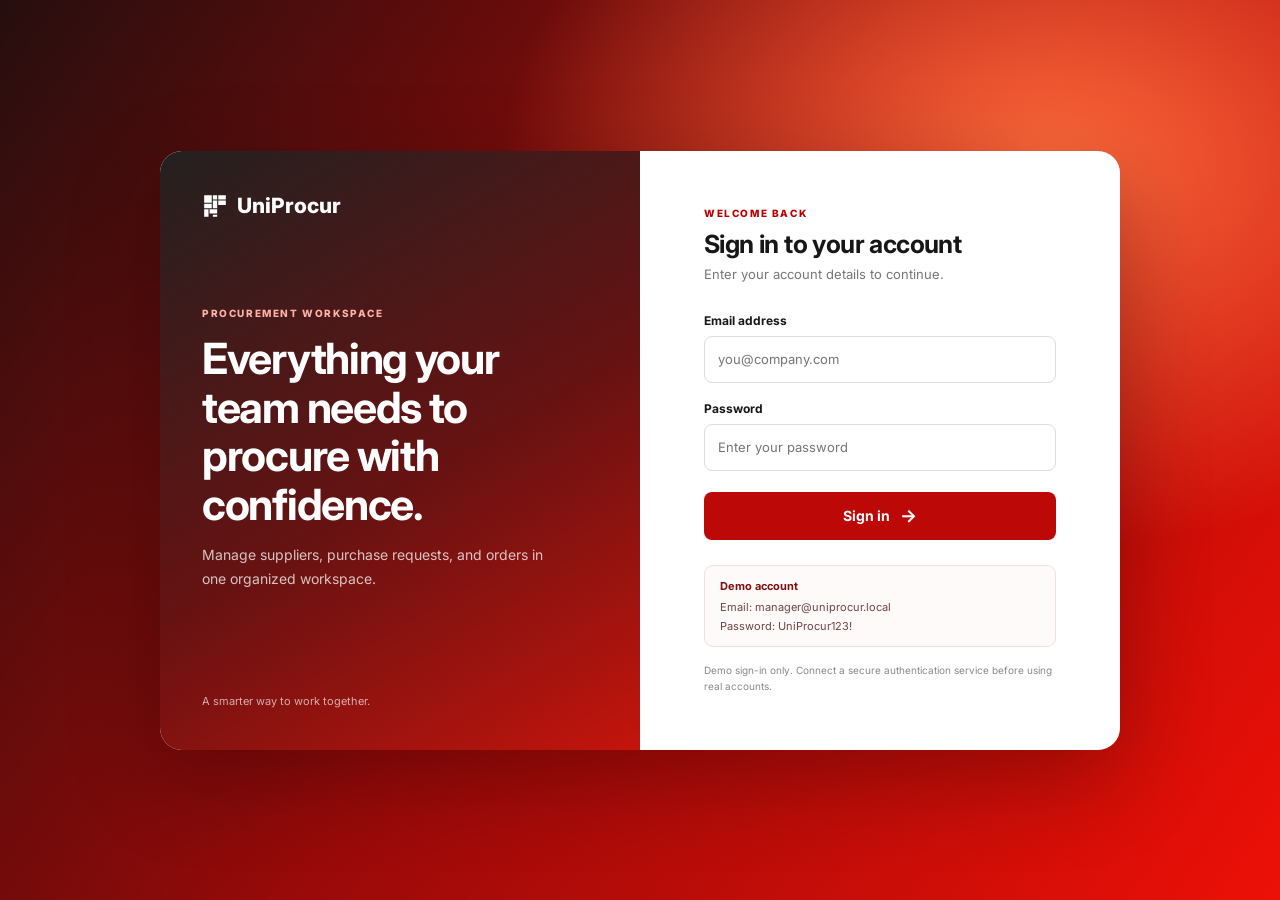
<file: Web-Based-ERP-System-main/index.html>
<!DOCTYPE html>
<html lang="en">
<head>
  <meta charset="UTF-8" />
  <meta name="viewport" content="width=device-width, initial-scale=1.0" />
  <title>UniProcur — Manager Dashboard</title>
  <link rel="preconnect" href="https://fonts.googleapis.com">
  <link rel="preconnect" href="https://fonts.gstatic.com" crossorigin>
  <link href="https://fonts.googleapis.com/css2?family=Geist:wght@400;500;600;700&family=Inter:wght@400;500;600;700;800&display=swap" rel="stylesheet">
  <link rel="stylesheet" href="style.css" />
</head>
<body>
  <svg class="icon-library" aria-hidden="true" xmlns="http://www.w3.org/2000/svg">
    <symbol id="icon-brand" viewBox="0 0 24 24">
      <path fill="currentColor" d="M2 2h7v7H2zM10 2h4v4h-4zM15 2h7v4h-7zM10 7h4v7h-4zM15 7h7v4h-7zM2 10h7v4H2zM2 15h4v7H2zM7 15h7v4H7zM10 20h4v2h-4z"/>
    </symbol>
    <symbol id="icon-dashboard" viewBox="0 0 24 24">
      <rect x="3" y="3" width="8" height="8" rx="1"/><rect x="13" y="3" width="8" height="8" rx="1"/>
      <rect x="3" y="13" width="8" height="8" rx="1"/><rect x="13" y="13" width="8" height="8" rx="1"/>
    </symbol>
    <symbol id="icon-suppliers" viewBox="0 0 24 24">
      <circle cx="9" cy="8" r="3"/><path d="M3 20v-1a6 6 0 0 1 12 0v1z"/>
      <circle cx="17" cy="9" r="2.3"/><path d="M17 14a4.5 4.5 0 0 1 4 4.5V20h-3"/>
    </symbol>
    <symbol id="icon-request" viewBox="0 0 24 24">
      <path d="M6 3h8l5 5v13H6z"/><path d="M14 3v5h5M12 11v7M8.5 14.5h7"/>
    </symbol>
    <symbol id="icon-cart" viewBox="0 0 24 24">
      <path d="M3 4h2l2.2 11.2a2 2 0 0 0 2 1.6h8.5a2 2 0 0 0 1.9-1.5L21 8H6"/>
      <path d="M9 12h10M10 20h.01M18 20h.01"/>
    </symbol>
    <symbol id="icon-container" viewBox="0 0 24 24">
      <path d="m3 7 9-4 9 4v10l-9 4-9-4zM3 7l9 4 9-4M12 11v10"/>
    </symbol>
    <symbol id="icon-reports" viewBox="0 0 24 24">
      <rect x="5" y="3" width="14" height="18" rx="1.5"/><path d="M9 3V2h6v1M9 8h6M9 12h6M9 16h3"/>
    </symbol>
    <symbol id="icon-audit" viewBox="0 0 24 24">
      <path d="M4 20V5M4 20h17"/><path d="m7 15 4-5 3 2 5-7"/><path d="M16 5h3v3"/>
    </symbol>
    <symbol id="icon-support" viewBox="0 0 24 24">
      <circle cx="12" cy="12" r="9"/><path d="M9.7 9a2.4 2.4 0 1 1 4.2 1.6c-1.1 1-1.9 1.3-1.9 2.9M12 17.5h.01"/>
    </symbol>
    <symbol id="icon-settings" viewBox="0 0 24 24">
      <path d="m10 2-.5 2.2a8 8 0 0 0-1.7 1L5.7 4.5 3.5 8l1.7 1.5a8 8 0 0 0 0 2L3.5 13l2.2 3.5 2.1-.7a8 8 0 0 0 1.7 1L10 19h4l.5-2.2a8 8 0 0 0 1.7-1l2.1.7 2.2-3.5-1.7-1.5a8 8 0 0 0 0-2L20.5 8l-2.2-3.5-2.1.7a8 8 0 0 0-1.7-1L14 2z"/>
      <circle cx="12" cy="10.5" r="3"/>
    </symbol>
    <symbol id="icon-bell" viewBox="0 0 24 24">
      <path d="M18 9a6 6 0 0 0-12 0c0 7-3 7-3 9h18c0-2-3-2-3-9M10 21h4"/>
    </symbol>
    <symbol id="icon-exit" viewBox="0 0 24 24">
      <path d="M14 4h5a2 2 0 0 1 2 2v12a2 2 0 0 1-2 2h-5M10 8l4 4-4 4M14 12H3"/>
    </symbol>
  </svg>
  <section class="login-page" id="loginPage" aria-labelledby="loginTitle" hidden>
    <div class="login-card">
      <div class="login-intro">
        <a class="login-brand" href="#" aria-label="UniProcur home">
          <svg class="brand-mark" aria-hidden="true"><use href="#icon-brand"></use></svg>
          <span>UniProcur</span>
        </a>
        <div class="login-intro-copy">
          <span class="login-kicker">PROCUREMENT WORKSPACE</span>
          <h1>Everything your team needs to procure with confidence.</h1>
          <p>Manage suppliers, purchase requests, and orders in one organized workspace.</p>
        </div>
        <span class="login-intro-footer">A smarter way to work together.</span>
      </div>
      <div class="login-form-panel">
        <div class="login-form-heading">
          <span class="login-kicker">WELCOME BACK</span>
          <h2 id="loginTitle">Sign in to your account</h2>
          <p>Enter your account details to continue.</p>
        </div>
        <form class="login-form" id="loginForm">
          <label class="login-field" for="loginEmail">Email address
            <input id="loginEmail" name="email" type="email" autocomplete="username" required placeholder="you@company.com">
          </label>
          <label class="login-field" for="loginPassword">Password
            <input id="loginPassword" name="password" type="password" autocomplete="current-password" required placeholder="Enter your password">
          </label>
          <p class="login-error" id="loginError" role="alert" hidden></p>
          <button class="login-submit" type="submit">Sign in <span aria-hidden="true">→</span></button>
        </form>
        <div class="demo-access">
          <strong>Demo account</strong>
          <span>Email: manager@uniprocur.local</span>
          <span>Password: UniProcur123!</span>
        </div>
        <p class="login-security-note">Demo sign-in only. Connect a secure authentication service before using real accounts.</p>
      </div>
    </div>
  </section>
  <aside class="sidebar" id="sidebar">
    <a class="brand" href="#" aria-label="UniProcur home">
      <svg class="brand-mark" aria-hidden="true"><use href="#icon-brand"></use></svg><span>UniProcur</span>
    </a>
    <div class="menu-label">Workspace</div>
    <nav class="nav-list" aria-label="Workspace navigation">
      <button class="nav-item active" data-page="Dashboard"><svg class="nav-icon" aria-hidden="true"><use href="#icon-dashboard"></use></svg>Dashboard</button>
      <button class="nav-item" data-page="Suppliers"><svg class="nav-icon" aria-hidden="true"><use href="#icon-suppliers"></use></svg>Suppliers</button>
      <button class="nav-item" data-page="Purchase Request"><svg class="nav-icon" aria-hidden="true"><use href="#icon-request"></use></svg>Purchase Request</button>
      <button class="nav-item" data-page="Purchase Order"><svg class="nav-icon" aria-hidden="true"><use href="#icon-cart"></use></svg>Purchase Order</button>
      <button class="nav-item" data-page="Containers"><svg class="nav-icon" aria-hidden="true"><use href="#icon-container"></use></svg>Containers</button>
      <button class="nav-item" data-page="Reports"><svg class="nav-icon" aria-hidden="true"><use href="#icon-reports"></use></svg>Reports</button>
      <button class="nav-item" data-page="Audit Trail"><svg class="nav-icon" aria-hidden="true"><use href="#icon-audit"></use></svg>Audit Trail</button>
    </nav>
    <div class="nav-divider" aria-hidden="true"></div>
    <div class="sidebar-bottom">
      <button class="nav-item" data-page="Support"><svg class="nav-icon" aria-hidden="true"><use href="#icon-support"></use></svg>Support</button>
      <button class="nav-item" data-page="Settings"><svg class="nav-icon" aria-hidden="true"><use href="#icon-settings"></use></svg>Settings</button>
      <div class="profile-mini">
        <div class="avatar" aria-hidden="true">MS</div>
        <div><b>MJ Segovia</b><small>manager@uniprocur.local</small></div>
        <button class="profile-exit-button" type="button" data-logout aria-label="Sign out"><svg class="profile-exit" aria-hidden="true"><use href="#icon-exit"></use></svg></button>
      </div>
    </div>
  </aside>

  <main class="main dashboard-main">
    <header class="topbar">
      <button class="mobile-menu" id="mobileMenu" aria-label="Toggle menu">☰</button>
      <div class="workspace-mark" aria-hidden="true"><svg><use href="#icon-brand"></use></svg></div>
      <div class="page-heading"><small>UniProcur Workspace</small><h1 id="pageTitle">Welcome!</h1></div>
      <div class="top-actions">
        <button class="notification-button" id="notifications" aria-label="Notifications"><svg aria-hidden="true"><use href="#icon-bell"></use></svg></button>
        <div class="user-profile"><div><b>MJ Segovia</b><small>manager@uniprocur.local</small></div><div class="avatar user-avatar" aria-hidden="true"></div></div>
      </div>
    </header>

    <section class="dashboard" id="dashboardPage" aria-label="Manager dashboard">
      <div class="stats-grid">
        <article class="stat-card featured"><span>Total Suppliers</span><strong id="supplierCount">6</strong><small>Registered suppliers</small></article>
        <article class="stat-card"><span>Requests This Month</span><strong>11</strong><small>Submitted this month</small></article>
        <article class="stat-card"><span>Purchase Requests</span><strong>6</strong><small>Awaiting manager review</small></article>
        <article class="stat-card"><span>Purchase Orders</span><strong>2</strong><small>Orders under processing</small></article>
      </div>

      <section class="panel spending-panel">
        <div class="panel-title">
          <div><h2>Monthly Procurement Spending</h2><div class="spending-total">₱450,000 <span>+12%</span></div></div>
        </div>
        <div class="chart">
          <div class="y-labels" aria-hidden="true"><span>100K</span><span>80K</span><span>60K</span><span>40K</span><span>20K</span></div>
          <div class="chart-content">
            <svg class="spending-chart" viewBox="0 0 900 190" preserveAspectRatio="none" role="img" aria-label="Monthly spending from January to December">
              <defs>
                <linearGradient id="areaFill" x1="0" x2="0" y1="0" y2="1">
                  <stop offset="0%" stop-color="#f00000" stop-opacity=".85"/>
                  <stop offset="100%" stop-color="#f00000" stop-opacity=".22"/>
                </linearGradient>
              </defs>
              <path class="grid-line" d="M0 10H900 M0 50H900 M0 90H900 M0 130H900 M0 170H900"/>
              <path class="area" d="M0 126 C28 137 42 165 73 145 S119 60 162 78 S242 115 289 133 S344 131 385 112 S445 126 486 153 S553 119 594 65 S668 63 714 78 S785 127 823 113 S872 91 900 102 L900 170 L0 170 Z"/>
              <path class="area-line" d="M0 126 C28 137 42 165 73 145 S119 60 162 78 S242 115 289 133 S344 131 385 112 S445 126 486 153 S553 119 594 65 S668 63 714 78 S785 127 823 113 S872 91 900 102"/>
            </svg>
            <div class="month-labels" aria-hidden="true"><span>Jan</span><span>Feb</span><span>Mar</span><span>Apr</span><span>May</span><span>Jun</span><span>Jul</span><span>Aug</span><span>Sep</span><span>Oct</span><span>Nov</span><span>Dec</span></div>
          </div>
        </div>
      </section>

      <section class="recent-panel">
        <div class="recent-heading"><h2>Recent Purchase Requests</h2><button class="text-link" data-page-link="Purchase Request">View All →</button></div>
        <div class="table-wrap">
          <table>
            <thead><tr><th>Request</th><th>Department</th><th>Date</th><th>Amount</th><th>Status</th></tr></thead>
            <tbody>
              <tr><td>PR-2025-064</td><td>Operations</td><td>Oct 31, 2025</td><td>₱45,000.00</td><td><span class="status pending">Pending</span></td></tr>
              <tr><td>PR-2025-063</td><td>Finance</td><td>Oct 31, 2025</td><td>₱28,500.00</td><td><span class="status pending">Pending</span></td></tr>
              <tr><td>PR-2025-062</td><td>IT</td><td>Oct 30, 2025</td><td>₱75,000.00</td><td><span class="status approved">Approved</span></td></tr>
            </tbody>
          </table>
        </div>
      </section>

      <section class="recent-panel purchase-order-panel">
        <div class="recent-heading"><h2>Recent Purchase Order</h2><button class="text-link" data-page-link="Purchase Order">View All →</button></div>
        <div class="purchase-order-list">
          <article class="order-card">
            <div class="order-card-heading">
              <div><strong>PO-2026-04</strong><h3>SYNTHIDE TEXTILE CORP.</h3></div>
              <span class="order-status">Pending</span>
            </div>
            <div class="order-details">
              <div><span>Order Date</span><strong>Oct 05, 2026</strong></div>
              <div><span>Total Amount</span><strong>₱95,600.00</strong></div>
              <div><span>Expected Delivery</span><strong>Oct 23, 2026</strong></div>
              <button type="button" class="order-review" data-page-link="Purchase Order">Review</button>
            </div>
          </article>
          <article class="order-card">
            <div class="order-card-heading">
              <div><strong>PO-2026-04</strong><h3>SYNTHIDE TEXTILE CORP.</h3></div>
              <span class="order-status">Pending</span>
            </div>
            <div class="order-details">
              <div><span>Order Date</span><strong>Oct 05, 2026</strong></div>
              <div><span>Total Amount</span><strong>₱95,600.00</strong></div>
              <div><span>Expected Delivery</span><strong>Oct 23, 2026</strong></div>
              <button type="button" class="order-review" data-page-link="Purchase Order">Review</button>
            </div>
          </article>
        </div>
      </section>

      <div class="dashboard-bottom">
        <section class="supplier-performance-panel">
          <div class="dashboard-section-heading">
            <h2>Supplier Performance</h2>
            <button type="button" class="dashboard-link" data-page-link="Suppliers">View Details →</button>
          </div>
          <div class="performance-table-wrap">
            <table class="performance-table">
              <thead><tr><th>Supplier</th><th>Total Products</th><th>On-Time Delivery</th><th>Status</th></tr></thead>
              <tbody>
                <tr><td>Marikina Hide and Leather Co.</td><td>16</td><td>98%</td><td><span class="performance-status">Excellent</span></td></tr>
                <tr><td>Cordillera Leather Works</td><td>16</td><td>94%</td><td><span class="performance-status">Excellent</span></td></tr>
                <tr><td>SynthHide Textile Corp.</td><td>16</td><td>96%</td><td><span class="performance-status">Excellent</span></td></tr>
                <tr><td>SoleTech Rubber Manufacturing</td><td>16</td><td>96%</td><td><span class="performance-status">Excellent</span></td></tr>
                <tr><td>MetalCraft Shoe Hardware</td><td>16</td><td>88%</td><td><span class="performance-status">Good</span></td></tr>
                <tr><td>EcoBox Packaging Solutions</td><td>16</td><td>88%</td><td><span class="performance-status">Good</span></td></tr>
              </tbody>
            </table>
          </div>
        </section>
        <section class="quick-actions-panel" aria-label="Quick actions">
          <button type="button" class="quick-action" data-page-link="Purchase Request">
            <span class="quick-action-icon"><svg class="nav-icon" aria-hidden="true"><use href="#icon-request"></use></svg></span>
            <span><strong>Approve Purchase Request</strong><small>Review and approve or reject submitted requests</small></span>
            <span class="quick-action-arrow" aria-hidden="true">›</span>
          </button>
          <button type="button" class="quick-action" data-page-link="Suppliers">
            <span class="quick-action-icon"><svg class="nav-icon" aria-hidden="true"><use href="#icon-suppliers"></use></svg></span>
            <span><strong>Manage Suppliers</strong><small>Review supplier profiles and performance</small></span>
            <span class="quick-action-arrow" aria-hidden="true">›</span>
          </button>
          <button type="button" class="quick-action" data-page-link="Purchase Order">
            <span class="quick-action-icon"><svg class="nav-icon" aria-hidden="true"><use href="#icon-cart"></use></svg></span>
            <span><strong>Track Purchase Orders</strong><small>Review and process purchase order approvals</small></span>
            <span class="quick-action-arrow" aria-hidden="true">›</span>
          </button>
          <button type="button" class="quick-action" data-page-link="Reports">
            <span class="quick-action-icon"><svg class="nav-icon" aria-hidden="true"><use href="#icon-reports"></use></svg></span>
            <span><strong>View Reports</strong><small>Monitor procurement activities and spending</small></span>
            <span class="quick-action-arrow" aria-hidden="true">›</span>
          </button>
        </section>
      </div>
    </section>

    <section class="module-workspace" id="modulePage" hidden aria-label="Module workspace">
      <iframe class="module-frame" id="moduleFrame" title="Module workspace" src="about:blank"></iframe>
    </section>
  </main>
  <script src="app.js"></script>
</body>
</html>
</file>
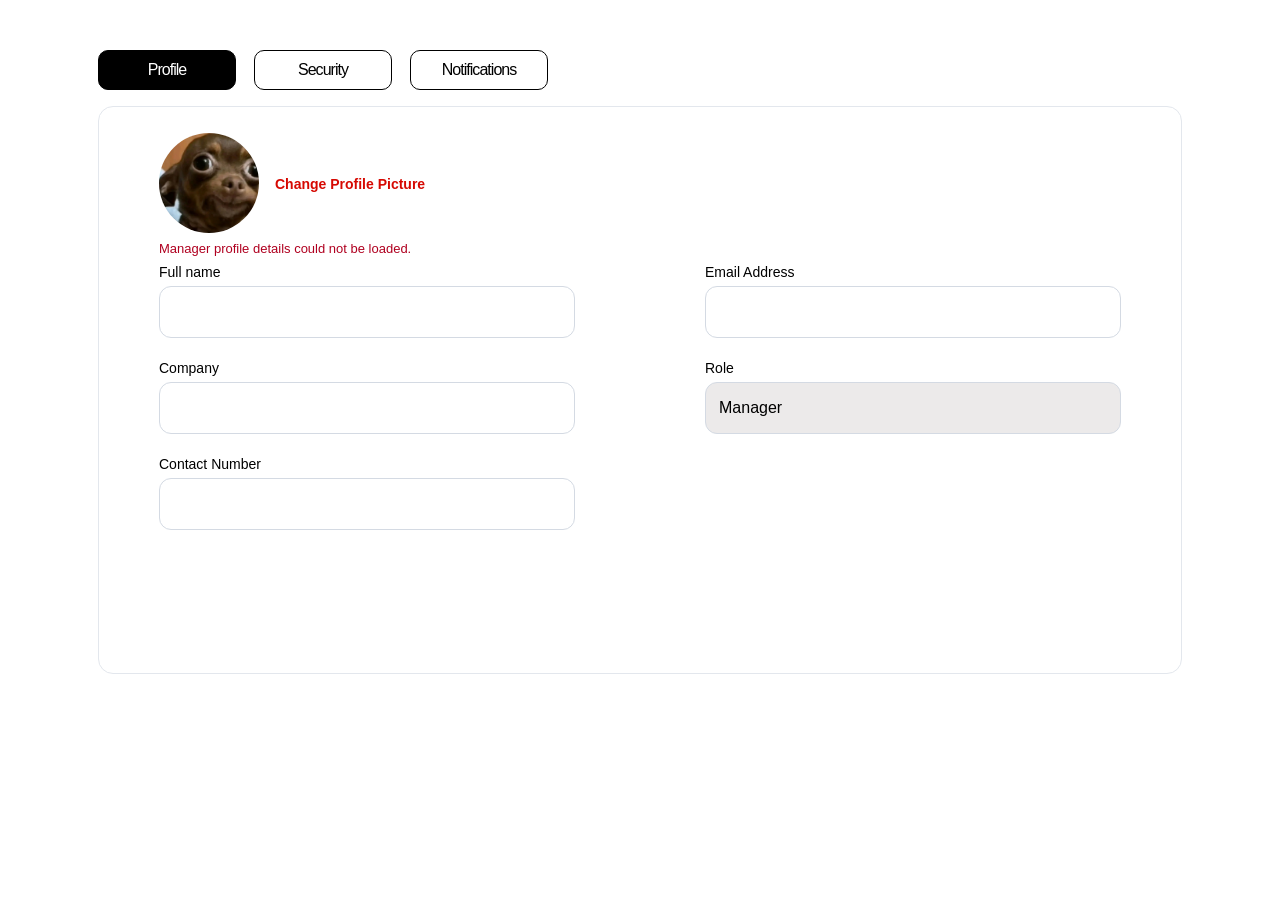
<file: Web-Based-ERP-System-main/modules/settings.html>
<!DOCTYPE html>
<html lang="en">
<head>
  <meta charset="UTF-8" />
  <meta name="viewport" content="width=device-width, initial-scale=1.0" />
  <title>Settings — UniProcur</title>
  <link rel="stylesheet" href="../style.css" />
  <link rel="stylesheet" href="settings.css" />
  <script src="settings.js" defer></script>
</head>
<body>
  <main class="settings-page">
    <img class="settings-page-background" src="assets/settings-background.png" alt="" aria-hidden="true" />
    <div class="settings-content">
      <h1 class="settings-title">Settings</h1>

      <div class="settings-tabs" role="tablist" aria-label="Settings sections">
        <button class="settings-tab is-active" id="settings-tab-profile" type="button" role="tab" aria-selected="true" aria-controls="settings-panel-profile" tabindex="0" data-settings-tab="profile">Profile</button>
        <button class="settings-tab" id="settings-tab-security" type="button" role="tab" aria-selected="false" aria-controls="settings-panel-security" tabindex="-1" data-settings-tab="security">Security</button>
        <button class="settings-tab" id="settings-tab-notifications" type="button" role="tab" aria-selected="false" aria-controls="settings-panel-notifications" tabindex="-1" data-settings-tab="notifications">Notifications</button>
      </div>

      <section class="settings-panel settings-profile-panel" id="settings-panel-profile" role="tabpanel" aria-labelledby="settings-tab-profile" data-settings-panel="profile">
        <div class="settings-profile-header">
          <img class="settings-profile-photo" src="assets/settings-profile.png" alt="" />
          <div class="settings-profile-summary">
            <h2 data-profile-name></h2>
            <p data-profile-email></p>
            <span class="settings-photo-action">Change Profile Picture</span>
          </div>
        </div>
        <p class="settings-profile-status" role="alert" hidden></p>

        <div class="settings-profile-fields">
          <label class="settings-field">
            <span>Full name</span>
            <input type="text" readonly data-profile-name-input />
          </label>
          <label class="settings-field">
            <span>Email Address</span>
            <input type="email" readonly data-profile-email-input />
          </label>
          <label class="settings-field">
            <span>Company</span>
            <input type="text" readonly />
          </label>
          <label class="settings-field">
            <span>Role</span>
            <input class="settings-role-field" type="text" value="Manager" readonly />
          </label>
          <label class="settings-field">
            <span>Contact Number</span>
            <input type="tel" readonly />
          </label>
        </div>
      </section>

      <section class="settings-panel settings-security-panel" id="settings-panel-security" role="tabpanel" aria-labelledby="settings-tab-security" data-settings-panel="security" hidden>
        <h2 class="settings-section-title">Need Security Help?</h2>
        <p class="settings-section-description">Your account security (Passwords, 2FA, Active Sessions) is managed by the HR Department.</p>
        <div class="settings-security-cards">
          <article class="settings-security-card">
            <h3>Email HR Support</h3>
            <p>Contact details are not configured.</p>
          </article>
          <article class="settings-security-card">
            <h3>Call IT Expert</h3>
            <p>Contact details are not configured.</p>
          </article>
        </div>
        <p class="settings-security-action">Report Lost Device / Suspicious Login</p>
      </section>

      <section class="settings-panel settings-notifications-panel" id="settings-panel-notifications" role="tabpanel" aria-labelledby="settings-tab-notifications" data-settings-panel="notifications" hidden>
        <h2 class="settings-section-title">Notification</h2>
        <p class="settings-section-description">Choose which email alerts you want to receive.</p>
        <div class="settings-notification-columns">
          <div class="settings-notification-column">
            <section class="settings-notification-group" aria-labelledby="settings-notification-purchase-request">
              <h3 id="settings-notification-purchase-request">Purchase Request</h3>
              <div class="settings-notification-item">
                <article class="settings-notification-card">
                  <h4>PR is Approved / Rejected</h4>
                  <p>Sent to Manager or returned to Draft</p>
                </article>
                <button class="settings-notification-toggle is-on" type="button" role="switch" aria-checked="true" aria-label="PR is Approved or Rejected email alerts" data-notification-toggle>On</button>
              </div>
            </section>
            <section class="settings-notification-group" aria-labelledby="settings-notification-rfq">
              <h3 id="settings-notification-rfq">RFQs &amp; Quotations</h3>
              <div class="settings-notification-items">
                <div class="settings-notification-item">
                  <article class="settings-notification-card">
                    <h4>New Quotation Received</h4>
                    <p>When a supplier submits a quote</p>
                  </article>
                  <button class="settings-notification-toggle is-on" type="button" role="switch" aria-checked="true" aria-label="New quotation received email alerts" data-notification-toggle>On</button>
                </div>
                <div class="settings-notification-item">
                  <article class="settings-notification-card">
                    <h4>RFQ Deadline Approaching</h4>
                    <p>2 days before the submission deadline</p>
                  </article>
                  <button class="settings-notification-toggle" type="button" role="switch" aria-checked="false" aria-label="RFQ deadline approaching email alerts" data-notification-toggle>Off</button>
                </div>
              </div>
            </section>
          </div>
          <div class="settings-notification-column">
            <section class="settings-notification-group" aria-labelledby="settings-notification-orders">
              <h3 id="settings-notification-orders">Purchase Orders and Receiving</h3>
              <div class="settings-notification-item">
                <article class="settings-notification-card">
                  <h4>PO is Approved by Manager</h4>
                  <p>Ready to be sent to the supplier</p>
                </article>
                <button class="settings-notification-toggle is-on" type="button" role="switch" aria-checked="true" aria-label="Purchase order approved email alerts" data-notification-toggle>On</button>
              </div>
            </section>
            <section class="settings-notification-group" aria-labelledby="settings-notification-system">
              <h3 id="settings-notification-system">System Updates</h3>
              <div class="settings-notification-item">
                <article class="settings-notification-card">
                  <h4>Daily Task Summary</h4>
                  <p>A daily 8:00 AM email of your pending work</p>
                </article>
                <button class="settings-notification-toggle" type="button" role="switch" aria-checked="false" aria-label="Daily task summary email alerts" data-notification-toggle>Off</button>
              </div>
            </section>
          </div>
        </div>
      </section>
    </div>
  </main>
</body>
</html>
</file>
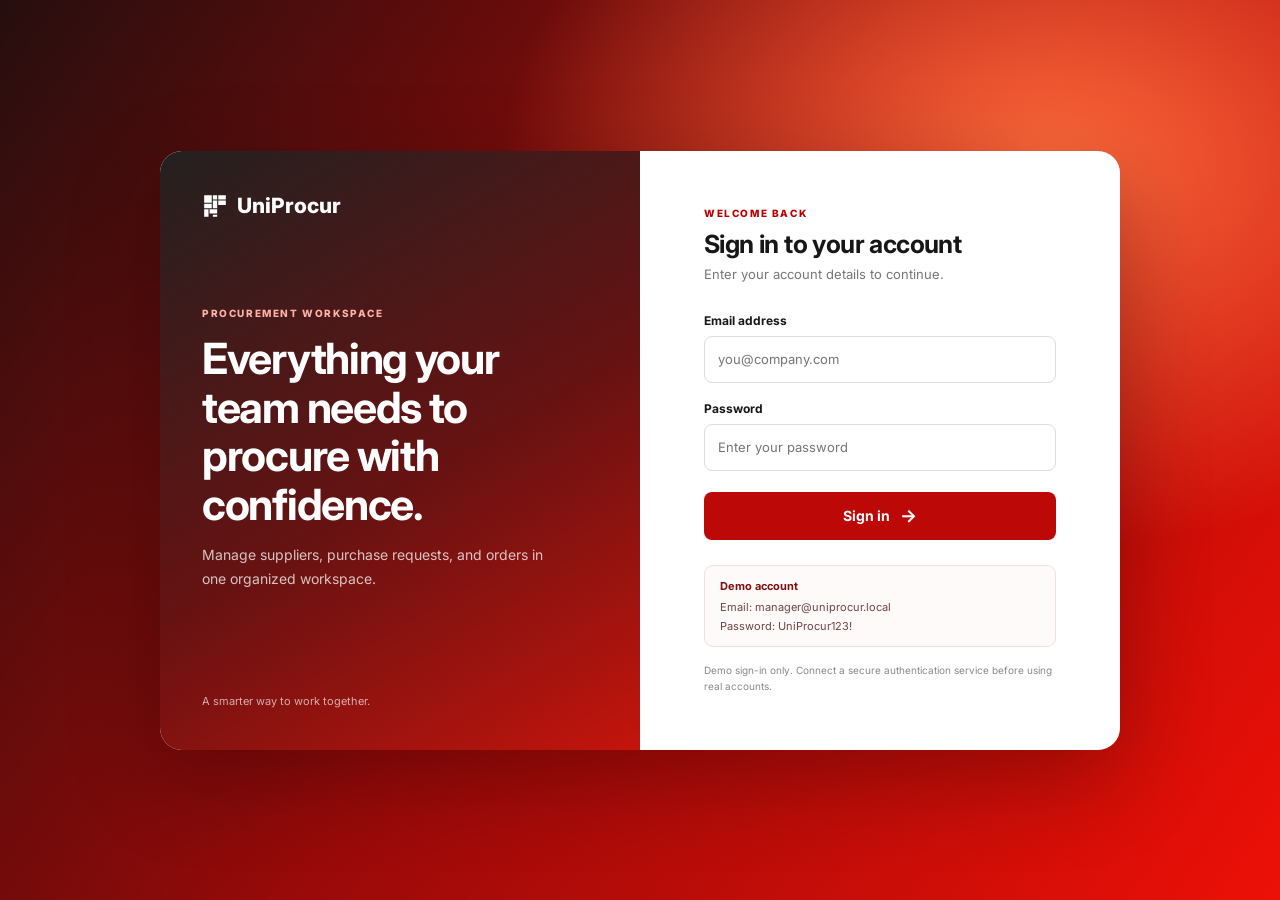
<file: Web-Based-ERP-System-main/modules/suppliers.html>
<!DOCTYPE html>
<html lang="en">
<head>
  <meta charset="UTF-8" />
  <meta name="viewport" content="width=device-width, initial-scale=1.0" />
  <title>Suppliers — UniProcur</title>
  <link rel="preconnect" href="https://fonts.googleapis.com">
  <link rel="preconnect" href="https://fonts.gstatic.com" crossorigin>
  <link href="https://fonts.googleapis.com/css2?family=Inter:wght@400;500;600;700;800&display=swap" rel="stylesheet">
  <link rel="stylesheet" href="../style.css" />
</head>
<body>
  <svg class="icon-library" aria-hidden="true" xmlns="http://www.w3.org/2000/svg">
    <symbol id="icon-brand" viewBox="0 0 24 24">
      <path fill="currentColor" d="M2 2h7v7H2zM10 2h4v4h-4zM15 2h7v4h-7zM10 7h4v7h-4zM15 7h7v4h-7zM2 10h7v4H2zM2 15h4v7H2zM7 15h7v4H7zM10 20h4v2h-4z"/>
    </symbol>
    <symbol id="icon-dashboard" viewBox="0 0 24 24">
      <rect x="3" y="3" width="8" height="8" rx="1"/><rect x="13" y="3" width="8" height="8" rx="1"/>
      <rect x="3" y="13" width="8" height="8" rx="1"/><rect x="13" y="13" width="8" height="8" rx="1"/>
    </symbol>
    <symbol id="icon-suppliers" viewBox="0 0 24 24">
      <circle cx="9" cy="8" r="3"/><path d="M3 20v-1a6 6 0 0 1 12 0v1z"/>
      <circle cx="17" cy="9" r="2.3"/><path d="M17 14a4.5 4.5 0 0 1 4 4.5V20h-3"/>
    </symbol>
    <symbol id="icon-request" viewBox="0 0 24 24">
      <path d="M6 3h8l5 5v13H6z"/><path d="M14 3v5h5M12 11v7M8.5 14.5h7"/>
    </symbol>
    <symbol id="icon-cart" viewBox="0 0 24 24">
      <path d="M3 4h2l2.2 11.2a2 2 0 0 0 2 1.6h8.5a2 2 0 0 0 1.9-1.5L21 8H6"/>
      <path d="M9 12h10M10 20h.01M18 20h.01"/>
    </symbol>
    <symbol id="icon-container" viewBox="0 0 24 24">
      <path d="m3 7 9-4 9 4v10l-9 4-9-4zM3 7l9 4 9-4M12 11v10"/>
    </symbol>
    <symbol id="icon-reports" viewBox="0 0 24 24">
      <rect x="5" y="3" width="14" height="18" rx="1.5"/><path d="M9 3V2h6v1M9 8h6M9 12h6M9 16h3"/>
    </symbol>
    <symbol id="icon-audit" viewBox="0 0 24 24">
      <path d="M4 20V5M4 20h17"/><path d="m7 15 4-5 3 2 5-7"/><path d="M16 5h3v3"/>
    </symbol>
    <symbol id="icon-support" viewBox="0 0 24 24">
      <circle cx="12" cy="12" r="9"/><path d="M9.7 9a2.4 2.4 0 1 1 4.2 1.6c-1.1 1-1.9 1.3-1.9 2.9M12 17.5h.01"/>
    </symbol>
    <symbol id="icon-settings" viewBox="0 0 24 24">
      <path d="m10 2-.5 2.2a8 8 0 0 0-1.7 1L5.7 4.5 3.5 8l1.7 1.5a8 8 0 0 0 0 2L3.5 13l2.2 3.5 2.1-.7a8 8 0 0 0 1.7 1L10 19h4l.5-2.2a8 8 0 0 0 1.7-1l2.1.7 2.2-3.5-1.7-1.5a8 8 0 0 0 0-2L20.5 8l-2.2-3.5-2.1.7a8 8 0 0 0-1.7-1L14 2z"/>
      <circle cx="12" cy="10.5" r="3"/>
    </symbol>
    <symbol id="icon-bell" viewBox="0 0 24 24">
      <path d="M18 9a6 6 0 0 0-12 0c0 7-3 7-3 9h18c0-2-3-2-3-9M10 21h4"/>
    </symbol>
    <symbol id="icon-exit" viewBox="0 0 24 24">
      <path d="M14 4h5a2 2 0 0 1 2 2v12a2 2 0 0 1-2 2h-5M10 8l4 4-4 4M14 12H3"/>
    </symbol>
  </svg>

  <aside class="sidebar" id="sidebar">
    <a class="brand" href="../index.html" aria-label="UniProcur home">
      <svg class="brand-mark" aria-hidden="true"><use href="#icon-brand"></use></svg><span>UniProcur</span>
    </a>
    <div class="menu-label">Workspace</div>
    <nav class="nav-list" aria-label="Workspace navigation">
      <button class="nav-item" data-page="Dashboard"><svg class="nav-icon" aria-hidden="true"><use href="#icon-dashboard"></use></svg>Dashboard</button>
      <button class="nav-item active" data-page="Suppliers"><svg class="nav-icon" aria-hidden="true"><use href="#icon-suppliers"></use></svg>Suppliers</button>
      <button class="nav-item" data-page="Purchase Request"><svg class="nav-icon" aria-hidden="true"><use href="#icon-request"></use></svg>Purchase Request</button>
      <button class="nav-item" data-page="Purchase Order"><svg class="nav-icon" aria-hidden="true"><use href="#icon-cart"></use></svg>Purchase Order</button>
      <button class="nav-item" data-page="Containers"><svg class="nav-icon" aria-hidden="true"><use href="#icon-container"></use></svg>Containers</button>
      <button class="nav-item" data-page="Reports"><svg class="nav-icon" aria-hidden="true"><use href="#icon-reports"></use></svg>Reports</button>
      <button class="nav-item" data-page="Audit Trail"><svg class="nav-icon" aria-hidden="true"><use href="#icon-audit"></use></svg>Audit Trail</button>
    </nav>
    <div class="sidebar-bottom">
      <button class="nav-item" data-page="Support"><svg class="nav-icon" aria-hidden="true"><use href="#icon-support"></use></svg>Support</button>
      <button class="nav-item" data-page="Settings"><svg class="nav-icon" aria-hidden="true"><use href="#icon-settings"></use></svg>Settings</button>
      <div class="profile-mini">
        <div class="avatar" aria-hidden="true">MS</div>
        <div><b>MJ Segovia</b><small>manager@uniprocur.local</small></div>
        <button class="profile-exit-button" type="button" data-logout aria-label="Sign out"><svg class="profile-exit" aria-hidden="true"><use href="#icon-exit"></use></svg></button>
      </div>
    </div>
  </aside>

  <main class="main module-active">
    <header class="topbar">
      <button class="mobile-menu" id="mobileMenu" aria-label="Toggle menu">☰</button>
      <div class="workspace-mark" aria-hidden="true"><svg><use href="#icon-brand"></use></svg></div>
      <div class="page-heading"><small>UniProcur Workspace</small><h1 id="pageTitle">Suppliers</h1></div>
      <div class="top-actions">
        <button class="notification-button" id="notifications" aria-label="Notifications"><svg aria-hidden="true"><use href="#icon-bell"></use></svg></button>
        <div class="user-profile"><div><b>MJ Segovia</b><small>manager@uniprocur.local</small></div><div class="avatar user-avatar" aria-hidden="true"></div></div>
      </div>
    </header>

    <section class="module-workspace">
      <section class="supplier-page" id="supplierPage"></section>
    </section>
  </main>

  <script src="../app.js"></script>
</body>
</html>
</file>
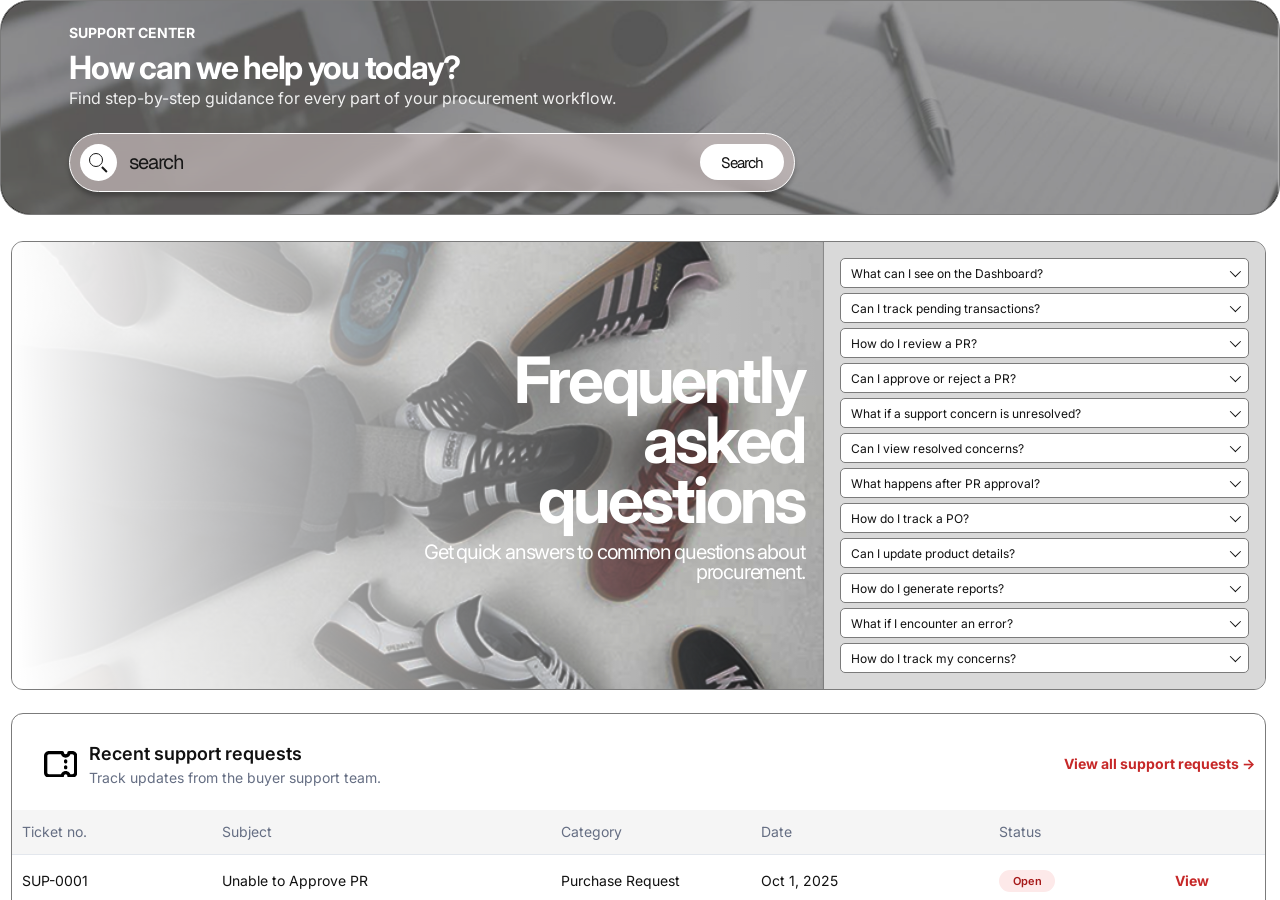
<file: Web-Based-ERP-System-main/modules/support.html>
<!DOCTYPE html>
<html lang="en">
<head>
  <meta charset="UTF-8" />
  <meta name="viewport" content="width=device-width, initial-scale=1.0" />
  <title>Support — UniProcur</title>
  <link rel="stylesheet" href="../style.css" />
  <link rel="preconnect" href="https://fonts.googleapis.com">
  <link rel="preconnect" href="https://fonts.gstatic.com" crossorigin>
  <link href="https://fonts.googleapis.com/css2?family=Geist:wght@400;500;600;700&family=Inter:wght@400;500;600;700;800&display=swap" rel="stylesheet">
  <link rel="stylesheet" href="support.css" />
</head>
<body class="support-document">
  <main class="support-page">
    <section class="support-hero" aria-labelledby="supportTitle">
      <span class="support-kicker">SUPPORT CENTER</span>
      <h1 id="supportTitle">How can we help you today?</h1>
      <p>Find step-by-step guidance for every part of your procurement workflow.</p>
      <form class="support-search" id="supportSearch" role="search">
        <span class="support-search-icon" aria-hidden="true"></span>
        <label class="visually-hidden" for="supportSearchInput">Search support questions</label>
        <input id="supportSearchInput" type="search" placeholder="search" autocomplete="off">
        <button type="submit">Search</button>
      </form>
    </section>

    <section class="support-faq" aria-labelledby="supportFaqTitle">
      <div class="support-faq-intro">
        <div>
          <h2 id="supportFaqTitle"><span>Frequently</span><span>asked</span><span>questions</span></h2>
          <p>Get quick answers to common questions about procurement.</p>
        </div>
      </div>
      <div class="support-faq-panel">
        <div class="support-faq-list" id="supportFaqList">
          <details class="support-faq-item">
            <summary>What can I see on the Dashboard?<span aria-hidden="true"></span></summary>
            <p>The Dashboard summarizes your procurement activity, including pending transactions and recent request or order updates.</p>
          </details>
          <details class="support-faq-item">
            <summary>Can I track pending transactions?<span aria-hidden="true"></span></summary>
            <p>Yes. Review pending items from the Dashboard or open the related Purchase Request or Purchase Order to check its current status.</p>
          </details>
          <details class="support-faq-item">
            <summary>How do I review a PR?<span aria-hidden="true"></span></summary>
            <p>Open Purchase Request and select a request awaiting review. Check its item details, quantities, reference information, and supporting notes before deciding.</p>
          </details>
          <details class="support-faq-item">
            <summary>Can I approve or reject a PR?<span aria-hidden="true"></span></summary>
            <p>Open a pending request and choose the appropriate review action. If you reject it, include a clear reason so the requester knows what needs to change.</p>
          </details>
          <details class="support-faq-item">
            <summary>What if a support concern is unresolved?<span aria-hidden="true"></span></summary>
            <p>Use Contact support to describe the issue and include its ticket or procurement reference. You can check for updates in Recent support requests.</p>
          </details>
          <details class="support-faq-item">
            <summary>Can I view resolved concerns?<span aria-hidden="true"></span></summary>
            <p>Resolved concerns appear in the support request history with a Resolved status. Use the request details to review the recorded subject and category.</p>
          </details>
          <details class="support-faq-item">
            <summary>What happens after PR approval?<span aria-hidden="true"></span></summary>
            <p>Approval advances the purchase through your procurement workflow. Follow the request and its related Purchase Order for the next status updates.</p>
          </details>
          <details class="support-faq-item">
            <summary>How do I track a PO?<span aria-hidden="true"></span></summary>
            <p>Open Purchase Order to review its status and details. If the order is associated with a container, check Containers for its shipment information.</p>
          </details>
          <details class="support-faq-item">
            <summary>Can I update product details?<span aria-hidden="true"></span></summary>
            <p>Open the relevant procurement record and check which details are editable. If the information is locked or needs correction, contact support with the record reference.</p>
          </details>
          <details class="support-faq-item">
            <summary>How do I generate reports?<span aria-hidden="true"></span></summary>
            <p>Open Reports, choose the report you need, and set its available filters before reviewing or exporting the results.</p>
          </details>
          <details class="support-faq-item">
            <summary>What if I encounter an error?<span aria-hidden="true"></span></summary>
            <p>Retry the action and note what you were doing if the error continues. Contact support with the affected record reference and a screenshot if possible.</p>
          </details>
          <details class="support-faq-item">
            <summary>How do I track my concerns?<span aria-hidden="true"></span></summary>
            <p>Check Recent support requests for the ticket status. Open a request to review its subject, category, and latest recorded status.</p>
          </details>
        </div>
        <p class="support-faq-empty" id="supportFaqEmpty" hidden>No questions match that search. Try another term.</p>
      </div>
    </section>

    <section class="support-requests" aria-labelledby="supportRequestsTitle">
      <header class="support-requests-header">
        <div class="support-requests-heading">
          <span class="support-requests-icon" aria-hidden="true">
            <svg width="33.3333" height="26.6667" viewBox="0 0 33.3333 26.6667" fill="none" xmlns="http://www.w3.org/2000/svg">
              <path d="M21.6667 20C22.9928 20 24.2641 20.5272 25.2018 21.4648C25.7336 21.9966 26.1274 22.6377 26.3737 23.3333H28.3333C28.7754 23.3333 29.1992 23.1576 29.5117 22.8451C29.8243 22.5325 30 22.1087 30 21.6667V5C30 4.55797 29.8243 4.13418 29.5117 3.82161C29.1992 3.50905 28.7754 3.33333 28.3333 3.33333H26.3737C26.1274 4.02898 25.7336 4.67004 25.2018 5.20182C24.2641 6.1395 22.9927 6.66667 21.6667 6.66667C20.3406 6.66667 19.0692 6.1395 18.1315 5.20182C17.5997 4.67004 17.206 4.02898 16.9596 3.33333H5C4.55797 3.33333 4.13417 3.50905 3.82161 3.82161C3.50905 4.13417 3.33333 4.55797 3.33333 5V21.6667C3.33333 22.1087 3.50905 22.5325 3.82161 22.8451C4.13418 23.1576 4.55797 23.3333 5 23.3333H16.9596C17.206 22.6377 17.5997 21.9966 18.1315 21.4648C19.0692 20.5272 20.3406 20 21.6667 20ZM20 16.6667V15.8333C20 14.9129 20.7462 14.1667 21.6667 14.1667C22.5871 14.1667 23.3333 14.9129 23.3333 15.8333V16.6667C23.3333 17.5871 22.5871 18.3333 21.6667 18.3333C20.7462 18.3333 20 17.5871 20 16.6667ZM20 10.8333V10C20 9.07953 20.7462 8.33333 21.6667 8.33333C22.5871 8.33333 23.3333 9.07953 23.3333 10V10.8333C23.3333 11.7538 22.5871 12.5 21.6667 12.5C20.7462 12.5 20 11.7538 20 10.8333ZM33.3333 21.6667C33.3333 22.9928 32.8062 24.2641 31.8685 25.2018C30.9308 26.1395 29.6594 26.6667 28.3333 26.6667H25C24.0795 26.6667 23.3333 25.9205 23.3333 25C23.3333 24.558 23.1576 24.1342 22.8451 23.8216C22.5325 23.5091 22.1087 23.3333 21.6667 23.3333C21.2246 23.3333 20.8008 23.5091 20.4883 23.8216C20.1757 24.1342 20 24.558 20 25C20 25.9205 19.2538 26.6667 18.3333 26.6667H5C3.67392 26.6667 2.40252 26.1395 1.46484 25.2018C0.527162 24.2641 0 22.9927 0 21.6667V5C0 3.67392 0.527162 2.40253 1.46484 1.46484C2.40253 0.527162 3.67392 0 5 0H18.3333C19.2538 0 20 0.746192 20 1.66667C20 2.10869 20.1757 2.53249 20.4883 2.84505C20.8008 3.15761 21.2246 3.33333 21.6667 3.33333C22.1087 3.33333 22.5325 3.15761 22.8451 2.84505C23.1576 2.53249 23.3333 2.10869 23.3333 1.66667C23.3333 0.746192 24.0795 0 25 0H28.3333C29.6594 0 30.9308 0.527162 31.8685 1.46484C32.8062 2.40253 33.3333 3.67392 33.3333 5V21.6667Z" fill="black"/>
            </svg>
          </span>
          <div>
            <h2 id="supportRequestsTitle">Recent support requests</h2>
            <p>Track updates from the buyer support team.</p>
          </div>
        </div>
        <a class="support-view-all" href="#supportRequestsTable">View all support requests <span aria-hidden="true">→</span></a>
      </header>
      <div class="support-table-wrap">
        <table class="support-requests-table" id="supportRequestsTable" aria-describedby="supportSampleDisclosure">
          <caption class="visually-hidden" id="supportSampleDisclosure">Example records from the design; live support data is not connected.</caption>
          <thead>
            <tr>
              <th scope="col">Ticket no.</th>
              <th scope="col">Subject</th>
              <th scope="col">Category</th>
              <th scope="col">Date</th>
              <th scope="col">Status</th>
              <th scope="col"><span class="visually-hidden">Actions</span></th>
            </tr>
          </thead>
          <tbody>
            <tr data-ticket-id="SUP-0001">
              <td>SUP-0001</td>
              <td>Unable to Approve PR</td>
              <td>Purchase Request</td>
              <td><time datetime="2025-10-01">Oct 1, 2025</time></td>
              <td><span class="support-status support-status-open">Open</span></td>
              <td><button class="support-ticket-view" type="button" aria-controls="supportTicketDetail">View</button></td>
            </tr>
            <tr data-ticket-id="SUP-0002">
              <td>SUP-0002</td>
              <td>Missing Purchase Records</td>
              <td>Purchase Request</td>
              <td><time datetime="2025-09-29">Sep 29, 2025</time></td>
              <td><span class="support-status support-status-resolved">Resolved</span></td>
              <td><button class="support-ticket-view" type="button" aria-controls="supportTicketDetail">View</button></td>
            </tr>
          </tbody>
        </table>
      </div>
    </section>

    <section class="support-contact" aria-labelledby="supportContactTitle">
      <header class="support-contact-header">
        <h2 id="supportContactTitle">Contact support</h2>
        <p>Can't find an answer? Contact the support team for assistance.</p>
      </header>
      <form class="support-contact-form" id="supportContactForm">
        <div class="support-form-top">
          <label class="support-field" for="supportIssueCategory">
            <span>Issue category</span>
            <select id="supportIssueCategory" name="category" required>
              <option value="">Type</option>
              <option>Dashboard</option>
              <option>Purchase Request</option>
              <option>Purchase Order</option>
              <option>Containers</option>
              <option>Suppliers</option>
              <option>Reports</option>
              <option>Other</option>
            </select>
          </label>
          <label class="support-field" for="supportReference">
            <span>Related reference (Optional)</span>
            <input id="supportReference" name="reference" type="text" placeholder="PR-2026-01">
          </label>
        </div>

        <label class="support-field support-subject-field" for="supportSubject">
          <span>Subject</span>
          <textarea id="supportSubject" name="subject" required placeholder="Include what happened and what you expected."></textarea>
        </label>

        <div class="support-upload">
          <input class="visually-hidden support-file-input" id="supportFileInput" type="file" multiple
            accept=".doc,.docx,.xls,.xlsx,.pdf,.jpg,.jpeg,.png" aria-describedby="supportUploadHint supportFileFeedback">
          <label class="support-upload-dropzone" id="supportDropzone" for="supportFileInput">
            <svg class="support-upload-icon" width="29.3096" height="21" viewBox="0 0 29.3096 21" fill="none" xmlns="http://www.w3.org/2000/svg" aria-hidden="true">
              <path d="M13.3226 11.6156L12.1235 12.7641C11.8793 13.0047 11.5742 13.125 11.2083 13.125C10.8423 13.125 10.5257 12.9937 10.2584 12.7312C10.0141 12.4906 9.892 12.1844 9.892 11.8125C9.892 11.4406 10.0141 11.1344 10.2584 10.8937L13.7222 7.48124C13.9887 7.21874 14.2995 7.08749 14.6548 7.08749C15.0101 7.08749 15.3209 7.21874 15.5874 7.48124L19.0513 10.8937C19.2955 11.1344 19.423 11.4354 19.4336 11.7967C19.4443 12.1581 19.3168 12.4696 19.0513 12.7312C18.807 12.9719 18.5019 13.0979 18.136 13.1092C17.7701 13.1206 17.4534 13.0056 17.1861 12.7641L15.9871 11.6156V18.375H23.3145C24.2471 18.375 25.0353 18.0578 25.6792 17.4234C26.3232 16.789 26.6451 16.0125 26.6451 15.0937C26.6451 14.175 26.3232 13.3984 25.6792 12.7641C25.0353 12.1297 24.2471 11.8125 23.3145 11.8125H21.3161V9.18749C21.3161 7.37187 20.6664 5.824 19.367 4.54387C18.0676 3.26375 16.4969 2.62412 14.6548 2.625C12.8127 2.62587 11.242 3.26593 9.94263 4.54518C8.64323 5.82443 7.99354 7.37187 7.99354 9.18749H7.32741C6.03956 9.18749 4.94045 9.63593 4.03007 10.5328C3.1197 11.4297 2.66451 12.5125 2.66451 13.7812C2.66451 15.05 3.1197 16.1328 4.03007 17.0297C4.94045 17.9265 6.03956 18.375 7.32741 18.375H9.32579C9.70326 18.375 10.0199 18.501 10.2757 18.753C10.5315 19.005 10.6589 19.3165 10.658 19.6875C10.6572 20.0585 10.5293 20.3704 10.2744 20.6233C10.0195 20.8762 9.70326 21.0017 9.32579 21H7.32741C5.30682 21 3.58066 20.3109 2.14893 18.9328C0.717198 17.5547 0.000888171 15.8703 0 13.8797C0 12.1734 0.5218 10.6531 1.5654 9.31874C2.609 7.98437 3.97456 7.13124 5.66209 6.75937C6.21719 4.74687 7.32741 3.11719 8.99273 1.87031C10.658 0.623437 12.5454 0 14.6548 0C17.2527 0 19.4567 0.891624 21.2668 2.67487C23.0769 4.45812 23.9815 6.62899 23.9806 9.18749C25.5127 9.36249 26.7841 10.0135 27.7949 11.1405C28.8056 12.2675 29.3105 13.5852 29.3096 15.0937C29.3096 16.7344 28.727 18.1291 27.5617 19.278C26.3964 20.4269 24.9807 21.0009 23.3145 21H15.9871C15.2543 21 14.6273 20.7432 14.1059 20.2295C13.5846 19.7159 13.3234 19.0977 13.3226 18.375V11.6156Z" fill="black"/>
            </svg>
            <span><strong>Click to upload</strong> or drag &amp; drop</span>
            <small id="supportUploadHint">DOC, XLS, PDF, JPG, and PNG up to 20MB</small>
          </label>
          <p class="support-file-feedback" id="supportFileFeedback" role="status" aria-live="polite"></p>
        </div>

        <div class="support-attachments">
          <h3>Attach Files</h3>
          <div class="support-attachment-list" id="supportAttachmentList" aria-live="polite">
            <p class="support-attachments-empty">No files attached.</p>
          </div>
        </div>

        <div class="support-form-footer">
          <p class="support-submit-status" id="supportSubmitStatus" role="status" aria-live="polite"></p>
          <button class="support-submit-button" type="submit">Submit Report Request</button>
        </div>
      </form>
    </section>

    <section class="support-ticket-detail" id="supportTicketDetail" aria-labelledby="supportDetailTitle" hidden>
      <div class="support-detail-overview">
      <button class="support-detail-back" id="supportDetailBack" type="button" aria-label="Back to support requests">
        <svg width="55" height="55" viewBox="0 0 55 55" fill="none" xmlns="http://www.w3.org/2000/svg" aria-hidden="true">
          <circle cx="27.5" cy="27.5" r="27" fill="white" stroke="#726E6E"/>
          <path d="M31.2469 18.5244C31.1692 18.4508 31.0761 18.3916 30.973 18.3502C30.8699 18.3088 30.7588 18.286 30.6462 18.2831C30.5335 18.2803 30.4214 18.2974 30.3163 18.3335C30.2113 18.3696 30.1153 18.424 30.0339 18.4936L19.5196 27.459C19.438 27.5284 19.3726 27.6116 19.327 27.7039C19.2814 27.7963 19.2567 27.8958 19.2541 27.997C19.2515 28.0981 19.2712 28.1988 19.312 28.2933C19.3528 28.3878 19.414 28.4743 19.4919 28.5477L29.5372 38.0358C29.6944 38.1842 29.9105 38.2709 30.1379 38.2767C30.3654 38.2824 30.5857 38.2069 30.7502 38.0666C30.9147 37.9263 31.0101 37.7328 31.0152 37.5286C31.0204 37.3244 30.935 37.1263 30.7779 36.9778L21.3236 28.0496L31.2192 19.6132C31.3008 19.5438 31.3663 19.4605 31.4118 19.3682C31.4574 19.2759 31.4822 19.1763 31.4848 19.0752C31.4873 18.9741 31.4676 18.8734 31.4268 18.7788C31.386 18.6843 31.3249 18.5979 31.2469 18.5244Z" fill="black"/>
        </svg>
      </button>
      <p class="support-detail-meta" id="supportDetailMeta"></p>
      <h1 class="support-detail-title" id="supportDetailTitle"></h1>
      <p class="support-detail-sample-note" id="supportDetailSampleNote"></p>

      <article class="support-request-card" id="supportSampleRequest" hidden>
        <h2>Your request</h2>
        <dl class="support-request-fields">
          <div>
            <dt>Issue category</dt>
            <dd>RFQ Workspace</dd>
          </div>
          <div>
            <dt>Related transaction</dt>
            <dd class="support-related-transaction">RFQ-0042</dd>
          </div>
        </dl>
        <div class="support-request-description">
          <span>Description</span>
          <p>I completed the RFQ settings and selected three suppliers, but the Submit RFQ button returns an error after I confirm. Please help me send this RFQ before the sourcing deadline.</p>
        </div>
        <div class="support-detail-attachments">
          <h3>Attachments</h3>
          <div class="support-detail-attachment">
            <svg class="support-detail-file-icon" width="26.6667" height="35.42" viewBox="0 0 26.6667 35.42" fill="none" xmlns="http://www.w3.org/2000/svg" aria-hidden="true">
              <path d="M16.6667 0H3.33333C2.44928 0 1.60143 0.351189 0.976311 0.976311C0.351189 1.60143 0 2.44928 0 3.33333V30C0 30.8841 0.351189 31.7319 0.976311 32.357C1.60143 32.9821 2.44928 33.3333 3.33333 33.3333H23.3333C24.2174 33.3333 25.0652 32.9821 25.6904 32.357C26.3155 31.7319 26.6667 30.8841 26.6667 30V10L16.6667 0ZM8.38333 23.5083C7.86167 23.9967 7.09333 24.2183 6.195 24.2183C5.995 24.2183 5.81333 24.2067 5.675 24.1867V26.595H4.165V19.95C4.84613 19.8473 5.53458 19.801 6.22333 19.8117C7.16167 19.8117 7.83333 19.99 8.28167 20.35C8.71167 20.69 9.00167 21.25 9.00167 21.91C9.00167 22.57 8.78333 23.1283 8.38333 23.5083ZM15.5533 26.5967H13.9533L12.515 23.9967C12.115 23.2767 11.675 22.4083 11.3467 21.6183L11.315 21.6283C11.355 22.5183 11.375 23.4687 11.375 24.5667V26.5967H9.975V19.86H11.7533L13.1533 22.3283C13.5533 23.0387 13.9517 23.8787 14.2517 24.6367H14.2833C14.1865 23.7038 14.143 22.7662 14.1533 21.8283V19.8583H15.5533V26.5967ZM22.5017 26.2867C21.7759 26.5269 21.0177 26.655 20.2533 26.6667C19.025 26.6667 18.135 26.3567 17.5133 25.7567C16.895 25.1767 16.555 24.2983 16.565 23.3083C16.575 21.0683 18.2033 19.79 20.4133 19.79C21.2817 19.79 21.9533 19.9617 22.2817 20.12L21.9633 21.3383C21.5933 21.1783 21.1333 21.048 20.395 21.048C19.125 21.048 18.165 21.768 18.165 23.228C18.165 24.616 19.035 25.4367 20.2833 25.4367C20.6333 25.4367 20.9133 25.3967 21.0333 25.335V23.925H19.9933V22.7367H22.5017V26.2867ZM16.6667 11.6667H15V3.33333L23.3333 11.6667H16.6667Z" fill="black"/>
              <path d="M5.62833 21.2109C5.31833 21.2109 5.10833 21.2409 5 21.2709V23.2593C5.12833 23.2893 5.29 23.2976 5.51 23.2976C6.31833 23.2976 6.81833 22.8876 6.81833 22.1993C6.81833 21.5809 6.38833 21.2109 5.62833 21.2109Z" fill="black"/>
            </svg>
            <span class="support-detail-file-copy"><strong>RFQ_Error_Screenshot.png</strong><small>PNG · 1.2 MB</small></span>
            <button type="button" class="support-detail-download" data-sample-download="RFQ_Error_Screenshot.png" aria-label="Download RFQ_Error_Screenshot.png">
              <svg width="19.938" height="21.4595" viewBox="0 0 19.938 21.4595" fill="none" xmlns="http://www.w3.org/2000/svg" aria-hidden="true">
                <path d="M0 19.0751V14.3064C0 13.674 0.233568 13.0677 0.649022 12.6205C1.06448 12.1734 1.62779 11.922 2.21533 11.922H4.43066C5.0424 11.922 5.53832 12.4557 5.53832 13.1142C5.53832 13.7726 5.0424 14.3064 4.43066 14.3064H2.21533V19.0751H17.7226V14.3064H15.5073C14.8956 14.3064 14.3996 13.7726 14.3996 13.1142C14.3996 12.4557 14.8956 11.922 15.5073 11.922H17.7226C18.3102 11.922 18.8735 12.1734 19.2889 12.6205C19.7044 13.0677 19.938 13.674 19.938 14.3064V19.0751C19.938 19.7075 19.7044 20.3138 19.2889 20.761C18.8735 21.2081 18.3102 21.4595 17.7226 21.4595H2.21533C1.62779 21.4595 1.06448 21.2081 0.649022 20.761C0.233568 20.3138 0 19.7075 0 19.0751ZM15.5181 15.4986C16.1299 15.4986 16.6258 16.0323 16.6258 16.6908C16.6258 17.3492 16.1299 17.8829 15.5181 17.8829H15.5073C14.8956 17.8829 14.3996 17.3492 14.3996 16.6908C14.3996 16.0323 14.8956 15.4986 15.5073 15.4986H15.5181ZM8.86131 1.1922C8.86131 0.533765 9.35723 0 9.96898 0C10.5807 0 11.0766 0.533765 11.0766 1.1922V9.71454L13.5343 6.40806C13.9164 5.89391 14.6142 5.81046 15.0919 6.22178C15.5696 6.6331 15.6472 7.38415 15.265 7.8983L10.8343 13.8593C10.6241 14.1421 10.3055 14.3064 9.96898 14.3064C9.63249 14.3064 9.31382 14.1421 9.10362 13.8593L4.67296 7.8983C4.2908 7.38415 4.36834 6.6331 4.84603 6.22178C5.32372 5.81046 6.02153 5.89391 6.40368 6.40806L8.86131 9.71454V1.1922Z" fill="black"/>
              </svg>
            </button>
          </div>
          <div class="support-detail-attachment">
            <svg class="support-detail-file-icon" width="26.6667" height="35.42" viewBox="0 0 26.6667 35.42" fill="none" xmlns="http://www.w3.org/2000/svg" aria-hidden="true">
              <path d="M16.6667 0H3.33333C2.44928 0 1.60143 0.351189 0.976311 0.976311C0.351189 1.60143 0 2.44928 0 3.33333V30C0 30.8841 0.351189 31.7319 0.976311 32.357C1.60143 32.9821 2.44928 33.3333 3.33333 33.3333H23.3333C24.2174 33.3333 25.0652 32.9821 25.6904 32.357C26.3155 31.7319 26.6667 30.8841 26.6667 30V10L16.6667 0ZM8.38333 23.5083C7.86167 23.9967 7.09333 24.2183 6.195 24.2183C5.995 24.2183 5.81333 24.2067 5.675 24.1867V26.595H4.165V19.95C4.84613 19.8473 5.53458 19.801 6.22333 19.8117C7.16167 19.8117 7.83333 19.99 8.28167 20.35C8.71167 20.69 9.00167 21.25 9.00167 21.91C9.00167 22.57 8.78333 23.1283 8.38333 23.5083ZM15.5533 26.5967H13.9533L12.515 23.9967C12.115 23.2767 11.675 22.4083 11.3467 21.6183L11.315 21.6283C11.355 22.5183 11.375 23.4687 11.375 24.5667V26.5967H9.975V19.86H11.7533L13.1533 22.3283C13.5533 23.0387 13.9517 23.8787 14.2517 24.6367H14.2833C14.1865 23.7038 14.143 22.7662 14.1533 21.8283V19.8583H15.5533V26.5967ZM22.5017 26.2867C21.7759 26.5269 21.0177 26.655 20.2533 26.6667C19.025 26.6667 18.135 26.3567 17.5133 25.7567C16.895 25.1767 16.555 24.2983 16.565 23.3083C16.575 21.0683 18.2033 19.79 20.4133 19.79C21.2817 19.79 21.9533 19.9617 22.2817 20.12L21.9633 21.3383C21.5933 21.1783 21.1333 21.048 20.395 21.048C19.125 21.048 18.165 21.768 18.165 23.228C18.165 24.616 19.035 25.4367 20.2833 25.4367C20.6333 25.4367 20.9133 25.3967 21.0333 25.335V23.925H19.9933V22.7367H22.5017V26.2867ZM16.6667 11.6667H15V3.33333L23.3333 11.6667H16.6667Z" fill="black"/>
              <path d="M5.62833 21.2109C5.31833 21.2109 5.10833 21.2409 5 21.2709V23.2593C5.12833 23.2893 5.29 23.2976 5.51 23.2976C6.31833 23.2976 6.81833 22.8876 6.81833 22.1993C6.81833 21.5809 6.38833 21.2109 5.62833 21.2109Z" fill="black"/>
            </svg>
            <span class="support-detail-file-copy"><strong>Supplier_Quotation.pdf</strong><small>PDF · 1.3 MB</small></span>
            <button type="button" class="support-detail-download" data-sample-download="Supplier_Quotation.pdf" aria-label="Download Supplier_Quotation.pdf">
              <svg width="19.8394" height="21.4595" viewBox="0 0 19.8394 21.4595" fill="none" xmlns="http://www.w3.org/2000/svg" aria-hidden="true">
                <path d="M0 19.0751V14.3064C0 13.674 0.232414 13.0677 0.645814 12.6205C1.05922 12.1734 1.61974 11.922 2.20438 11.922H4.40876C5.01748 11.922 5.51095 12.4557 5.51095 13.1142C5.51095 13.7726 5.01748 14.3064 4.40876 14.3064H2.20438V19.0751H17.635V14.3064H15.4307C14.8219 14.3064 14.3285 13.7726 14.3285 13.1142C14.3285 12.4557 14.8219 11.922 15.4307 11.922H17.635C18.2197 11.922 18.7802 12.1734 19.1936 12.6205C19.607 13.0677 19.8394 13.674 19.8394 14.3064V19.0751C19.8394 19.7075 19.607 20.3138 19.1936 20.761C18.7802 21.2081 18.2197 21.4595 17.635 21.4595H2.20438C1.61974 21.4595 1.05922 21.2081 0.645814 20.761C0.232413 20.3138 0 19.7075 0 19.0751ZM15.4414 15.4986C16.0501 15.4986 16.5436 16.0323 16.5436 16.6908C16.5436 17.3492 16.0501 17.8829 15.4414 17.8829H15.4307C14.8219 17.8829 14.3285 17.3492 14.3285 16.6908C14.3285 16.0323 14.8219 15.4986 15.4307 15.4986H15.4414ZM8.81752 1.1922C8.81752 0.533765 9.31099 0 9.91971 0C10.5284 0 11.0219 0.533765 11.0219 1.1922V9.71454L13.4674 6.40806C13.8476 5.89391 14.542 5.81046 15.0173 6.22178C15.4927 6.6331 15.5698 7.38415 15.1896 7.8983L10.7808 13.8593C10.5716 14.1421 10.2545 14.3064 9.91971 14.3064C9.58488 14.3064 9.26779 14.1421 9.05862 13.8593L4.64986 7.8983C4.2696 7.38415 4.34675 6.6331 4.82208 6.22178C5.29741 5.81046 5.99177 5.89391 6.37203 6.40806L8.81752 9.71454V1.1922Z" fill="black"/>
              </svg>
            </button>
          </div>
        </div>
      </article>
      </div>

      <article class="support-response-card" id="supportSampleResponse" hidden>
        <header class="support-response-heading">
          <h2>Support response</h2>
          <span>Last updated 28 minutes ago</span>
        </header>
        <div class="support-response-message">
          <span class="support-response-avatar" aria-hidden="true">ST</span>
          <div class="support-response-body">
            <div class="support-response-author"><strong>Support team</strong><time>11:06 AM</time></div>
            <p>We are checking the RFQ validation log for RFQ-0042. Please keep the RFQ in draft while we investigate; we will update this ticket shortly.</p>
          </div>
        </div>
        <form class="support-reply-form" id="supportReplyForm">
          <label for="supportReply">Reply to support</label>
          <textarea id="supportReply" placeholder="Add information or answer the support team..."></textarea>
          <p class="support-reply-status" id="supportReplyStatus" role="status" aria-live="polite"></p>
          <button type="submit">Send reply</button>
        </form>
      </article>

      <div class="support-no-details" id="supportNoDetails" hidden>
        <h2>Details aren't available</h2>
        <p>This ticket is a sample list entry. Its request details and support conversation are not available.</p>
        <p><strong>Category:</strong> <span id="supportNoDetailsCategory"></span></p>
      </div>
      <p class="support-detail-action-status" id="supportDetailActionStatus" role="status" aria-live="polite" hidden></p>
    </section>

    <template id="supportPngFileIcon">
      <svg width="25.6089" height="33.3333" viewBox="0 0 25.6089 33.3333" fill="none" xmlns="http://www.w3.org/2000/svg" aria-hidden="true">
        <path d="M16.0055 0H3.20111C2.35212 0 1.53791 0.351189 0.937582 0.976311C0.337258 1.60143 0 2.44928 0 3.33333V30C0 30.8841 0.337258 31.7319 0.937582 32.357C1.53791 32.9821 2.35212 33.3333 3.20111 33.3333H22.4077C23.2567 33.3333 24.0709 32.9821 24.6713 32.357C25.2716 31.7319 25.6089 30.8841 25.6089 30V10L16.0055 0ZM8.05078 23.5083C7.54981 23.9967 6.81196 24.2183 5.94926 24.2183C5.75719 24.2183 5.58273 24.2067 5.44989 24.1867V26.595H3.99978V19.95C4.6539 19.8473 5.31504 19.801 5.97647 19.8117C6.87758 19.8117 7.5226 19.99 7.95315 20.35C8.36609 20.69 8.64459 21.25 8.64459 21.91C8.64459 22.57 8.43492 23.1283 8.05078 23.5083ZM14.9364 26.5967H13.3998L12.0186 23.9967C11.6344 23.2767 11.2119 22.4083 10.8966 21.6183L10.8662 21.6283C10.9046 22.5186 10.9238 23.4687 10.9238 24.5667V26.5967H9.57931V19.86H11.2871L12.6316 22.3283C13.0157 23.0387 13.3982 23.8787 13.6863 24.6367H13.7167C13.6237 23.7038 13.582 22.7662 13.5919 21.8283V19.8583H14.9364V26.5967ZM21.6091 26.2867C20.9121 26.5269 20.184 26.655 19.4499 26.6667C18.2703 26.6667 17.4156 26.3567 16.8186 25.7567C16.2248 25.1767 15.8983 24.2983 15.9079 23.3083C15.9175 21.0682 17.4812 19.79 19.6036 19.79C20.4375 19.79 21.0825 19.961 21.3978 20.12L21.0921 21.338C20.7368 21.178 20.295 21.048 19.586 21.048C18.3664 21.048 17.4444 21.768 17.4444 23.228C17.4444 24.616 18.2799 25.437 19.4787 25.437C19.8149 25.437 20.0837 25.397 20.199 25.335V23.925H19.2002V22.736H21.6091V26.2867ZM16.0055 11.6667H14.405V3.33333L22.4077 11.6667H16.0055Z" fill="black"/>
      </svg>
    </template>
    <template id="supportPdfFileIcon">
      <svg width="24.9559" height="35" viewBox="0 0 24.9559 35" fill="none" xmlns="http://www.w3.org/2000/svg" aria-hidden="true">
        <path d="M15.5975 0H3.11949C2.29215 0 1.4987 0.368749 0.913678 1.02513C0.32866 1.6815 0 2.57174 0 3.5V31.5C0 32.4283 0.32866 33.3185 0.913678 33.9749C1.4987 34.6312 2.29215 35 3.11949 35H21.8364C22.6638 35 23.4572 34.6312 24.0423 33.9749C24.6273 33.3185 24.9559 32.4283 24.9559 31.5V10.5L15.5975 0ZM8.57548 24.8325C8.09352 25.34 7.38228 25.5675 6.55405 25.5675C6.39346 25.5695 6.23295 25.5589 6.07365 25.536V28.0315H4.67924V21.1435C5.30853 21.0382 5.94438 20.9902 6.58057 21C7.44935 21 8.06701 21.1855 8.48346 21.5583C8.87963 21.9118 9.14791 22.491 9.14791 23.1735C9.14635 23.8595 8.94358 24.4388 8.57548 24.8325ZM14.5134 27.2038C13.8583 27.8145 12.8617 28.105 11.6435 28.105C10.9135 28.105 10.3973 28.0525 10.0463 28V21.1452C10.6758 21.0422 11.3115 20.9936 11.9477 21C13.1284 21 13.8958 21.238 14.4947 21.7455C15.142 22.2845 15.5475 23.1438 15.5475 24.3775C15.5475 25.7128 15.1124 26.635 14.5134 27.2038ZM20.2767 22.3475H17.8872V23.9417H20.1207V25.2263H17.8872V28.0332H16.474V21.0525H20.2767V22.3475ZM15.5975 12.25H14.0377V3.5L21.8364 12.25H15.5975Z" fill="black"/>
      </svg>
    </template>
    <template id="supportEyeActionIcon">
      <svg width="23.6236" height="16.6908" viewBox="0 0 23.6236 16.6908" fill="none" xmlns="http://www.w3.org/2000/svg" aria-hidden="true">
        <path d="M11.8118 0C15.1206 0 18.0372 1.60368 20.0824 3.31463C21.1132 4.17703 21.9589 5.0968 22.5578 5.91791C22.8565 6.32748 23.107 6.73057 23.2879 7.10545C23.4524 7.44626 23.6236 7.89064 23.6236 8.34538C23.6236 8.80011 23.4524 9.2445 23.2879 9.58531C23.107 9.96018 22.8565 10.3633 22.5578 10.7728C21.9589 11.594 21.1132 12.5137 20.0824 13.3761C18.0372 15.0871 15.1206 16.6908 11.8118 16.6908C8.50299 16.6908 5.5864 15.0871 3.54124 13.3761C2.5104 12.5137 1.66467 11.594 1.06583 10.7728C0.767132 10.3633 0.516625 9.96018 0.335668 9.58531C0.171166 9.2445 0 8.80011 0 8.34538C0 7.89064 0.171166 7.44626 0.335668 7.10545C0.516625 6.73057 0.767132 6.32748 1.06583 5.91791C1.66467 5.0968 2.5104 4.17703 3.54124 3.31463C5.5864 1.60368 8.50299 0 11.8118 0ZM11.8118 2.38439C9.25016 2.38439 6.85139 3.64268 5.04886 5.15066C4.15601 5.89764 3.44502 6.67716 2.96795 7.33131C2.7288 7.65924 2.5615 7.93797 2.45926 8.14978C2.41484 8.24181 2.39087 8.3062 2.37736 8.34538C2.39087 8.38455 2.41484 8.44894 2.45926 8.54097C2.5615 8.75278 2.7288 9.03151 2.96795 9.35944C3.44502 10.0136 4.15601 10.7931 5.04886 11.5401C6.85139 13.0481 9.25016 14.3064 11.8118 14.3064C14.3735 14.3064 16.7722 13.0481 18.5748 11.5401C19.4676 10.7931 20.1786 10.0136 20.6557 9.35944C20.8948 9.03151 21.0621 8.75278 21.1644 8.54097C21.2086 8.44922 21.2316 8.38458 21.2451 8.34538C21.2316 8.30617 21.2086 8.24153 21.1644 8.14978C21.0621 7.93797 20.8948 7.65924 20.6557 7.33131C20.1786 6.67716 19.4676 5.89764 18.5748 5.15066C16.7722 3.64268 14.3735 2.38439 11.8118 2.38439Z" fill="black"/>
        <path transform="translate(7.08708 3.578125)" d="M7.08709 4.76879C7.08709 4.13641 6.83802 3.53011 6.39499 3.08295C5.95196 2.63579 5.35126 2.38439 4.72472 2.38439C4.09819 2.38439 3.49749 2.63579 3.05446 3.08295C2.61143 3.53011 2.36236 4.13641 2.36236 4.76879C2.36236 5.40117 2.61143 6.00747 3.05446 6.45463C3.49749 6.90179 4.09819 7.15318 4.72472 7.15318C5.35126 7.15318 5.95196 6.90179 6.39499 6.45463C6.83802 6.00747 7.08709 5.40117 7.08709 4.76879ZM9.44945 4.76879C9.44945 6.03355 8.95131 7.24615 8.06525 8.14047C7.17919 9.03479 5.9778 9.53757 4.72472 9.53757C3.47165 9.53757 2.27025 9.03479 1.3842 8.14047C0.498138 7.24615 0 6.03355 0 4.76879C0 3.50403 0.498138 2.29143 1.3842 1.39711C2.27025 0.502784 3.47165 0 4.72472 0C5.9778 0 7.17919 0.502784 8.06525 1.39711C8.95131 2.29143 9.44945 3.50403 9.44945 4.76879Z" fill="black"/>
      </svg>
    </template>
    <template id="supportDownloadActionIcon">
      <svg width="17.7177" height="21.4595" viewBox="0 0 17.7177 21.4595" fill="none" xmlns="http://www.w3.org/2000/svg" aria-hidden="true">
        <path d="M0 19.0751V14.3064C0 13.674 0.207558 13.0677 0.576748 12.6205C0.945939 12.1734 1.44652 11.922 1.96863 11.922H3.93727C4.48089 11.922 4.92159 12.4557 4.92159 13.1142C4.92159 13.7726 4.48089 14.3064 3.93727 14.3064H1.96863V19.0751H15.7491V14.3064H13.7804C13.2368 14.3064 12.7961 13.7726 12.7961 13.1142C12.7961 12.4557 13.2368 11.922 13.7804 11.922H15.7491C16.2712 11.922 16.7718 12.1734 17.141 12.6205C17.5102 13.0677 17.7177 13.674 17.7177 14.3064V19.0751C17.7177 19.7075 17.5102 20.3138 17.141 20.761C16.7718 21.2081 16.2712 21.4595 15.7491 21.4595H1.96863C1.44652 21.4595 0.94594 21.2081 0.576748 20.761C0.207558 20.3138 0 19.7075 0 19.0751ZM13.7901 15.4986C14.3337 15.4986 14.7744 16.0323 14.7744 16.6908C14.7744 17.3492 14.3337 17.8829 13.7901 17.8829H13.7804C13.2368 17.8829 12.7961 17.3492 12.7961 16.6908C12.7961 16.0323 13.2368 15.4986 13.7804 15.4986H13.7901ZM7.87454 1.1922C7.87454 0.533765 8.31523 0 8.85886 0C9.40248 0 9.84317 0.533765 9.84317 1.1922V9.71454L12.0271 6.40806C12.3667 5.89391 12.9868 5.81046 13.4113 6.22178C13.8358 6.63309 13.9047 7.38415 13.5651 7.8983L9.62785 13.8593C9.44106 14.1421 9.15788 14.3064 8.85886 14.3064C8.55984 14.3064 8.27665 14.1421 8.08986 13.8593L4.15259 7.8983C3.81299 7.38415 3.88189 6.63309 4.30639 6.22178C4.73089 5.81046 5.35099 5.89391 5.69058 6.40806L7.87454 9.71454V1.1922Z" fill="black"/>
      </svg>
    </template>
    <template id="supportTrashActionIcon">
      <svg width="17.7177" height="23.8439" viewBox="0 0 17.7177 23.8439" fill="none" xmlns="http://www.w3.org/2000/svg" aria-hidden="true">
        <path d="M11.1024 0V0.00116425C11.5155 0.00117799 11.9179 0.158007 12.253 0.450566C12.5883 0.743295 12.8395 1.15614 12.9701 1.63112L13.5055 3.57659H16.7334C17.277 3.57659 17.7177 4.11035 17.7177 4.76879C17.7177 5.42722 17.277 5.96098 16.7334 5.96098H16.67L15.8683 20.5049C15.8185 21.4099 15.4865 22.2589 14.9397 22.8788C14.3928 23.4987 13.6711 23.8437 12.922 23.8439H4.79278C4.04403 23.8432 3.32361 23.4974 2.77704 22.8776C2.23055 22.2578 1.89827 21.4097 1.84848 20.5049L1.04776 5.96098H0.984317C0.440694 5.96098 0 5.42722 0 4.76879C0 4.11035 0.440694 3.57659 0.984317 3.57659H4.21219L4.7476 1.63112L4.80239 1.45532C4.94249 1.05426 5.17141 0.70659 5.46469 0.450566C5.79985 0.158007 6.20218 0.00117811 6.6153 0.00116425V0H11.1024ZM3.81327 20.3465C3.82987 20.6481 3.94062 20.9304 4.12279 21.137C4.30499 21.3437 4.54511 21.4593 4.7947 21.4595H12.922L13.0153 21.4537C13.2308 21.4287 13.4346 21.3187 13.594 21.1382C13.7763 20.9316 13.8869 20.6483 13.9035 20.3465L14.6965 5.96098H3.0212L3.81327 20.3465ZM5.9059 16.6908V10.7298C5.9059 10.0713 6.3466 9.53757 6.89022 9.53757C7.43384 9.53757 7.87454 10.0713 7.87454 10.7298V16.6908C7.87454 17.3492 7.43384 17.8829 6.89022 17.8829C6.3466 17.8829 5.9059 17.3492 5.9059 16.6908ZM9.84317 16.6908V10.7298C9.84317 10.0713 10.2839 9.53757 10.8275 9.53757C11.3711 9.53757 11.8118 10.0713 11.8118 10.7298V16.6908C11.8118 17.3492 11.3711 17.8829 10.8275 17.8829C10.2839 17.8829 9.84317 17.3492 9.84317 16.6908ZM6.28752 3.57659H11.4302L11.1024 2.38439H6.6153L6.28752 3.57659Z" fill="black"/>
      </svg>
    </template>
  </main>

  <script src="support.js"></script>
</body>
</html>
</file>
<file: Web-Based-ERP-System-main/style.css>
*{box-sizing:border-box}
:root{font-family:Inter,Arial,sans-serif;color:#171717;font-synthesis:none;text-rendering:optimizeLegibility;--red:#e00000;--line:#dedede}
body{margin:0;min-height:100vh;background:#e00000;font-size:14px}
button{font:inherit;cursor:pointer}
.icon-library{position:absolute;width:0;height:0;overflow:hidden}
.login-page{position:fixed;inset:0;z-index:30;display:grid;place-items:center;overflow:auto;padding:28px;background:radial-gradient(ellipse at 82% 18%,#ff693b 0,transparent 37%),linear-gradient(125deg,#260e0e 0%,#980a09 48%,#ed1007 100%)}
.login-card{display:grid;grid-template-columns:1fr 1fr;width:min(100%,960px);min-height:570px;overflow:hidden;border-radius:22px;background:#fff;box-shadow:0 28px 90px #13000052}
.login-intro{display:flex;flex-direction:column;justify-content:space-between;padding:42px;color:#fff;background:linear-gradient(150deg,#242020 0%,#681212 55%,#c4140c 100%)}
.login-brand{display:flex;align-items:center;gap:9px;color:#fff;text-decoration:none;font-size:21px;font-weight:800}
.login-brand .brand-mark{color:#fff}
.login-intro-copy{max-width:390px;padding:35px 0}
.login-kicker{display:block;color:#b90000;font-size:10px;font-weight:800;letter-spacing:1.6px}
.login-intro .login-kicker{color:#ffb1a6}
.login-intro h1{margin:15px 0;font-size:clamp(30px,4vw,43px);line-height:1.13;letter-spacing:-1.3px}
.login-intro-copy p{max-width:350px;color:#ffffffbf;font-size:14px;line-height:1.7}
.login-intro-footer{color:#ffffffa8;font-size:11px}
.login-form-panel{align-self:center;padding:56px clamp(28px,6vw,64px)}
.login-form-heading{margin-bottom:31px}
.login-form-heading h2{margin:10px 0 7px;font-size:25px;letter-spacing:-.6px}
.login-form-heading p{margin:0;color:#777;font-size:13px}
.login-form{display:grid;gap:18px}
.login-field{display:grid;gap:8px;font-size:12px;font-weight:700}
.login-field input{width:100%;height:47px;border:1px solid #ddd;border-radius:8px;padding:0 13px;font:inherit;font-size:13px;font-weight:400;outline-color:#b90000}
.login-field input:focus{border-color:#b90000;box-shadow:0 0 0 3px #b9000014}
.login-submit{display:flex;align-items:center;justify-content:center;gap:10px;width:100%;height:48px;margin-top:3px;border:0;border-radius:8px;background:#bd0808;color:#fff;font-weight:700;transition:background .15s,transform .15s}
.login-submit:hover{background:#990000;transform:translateY(-1px)}
.login-submit span{font-size:18px}
.login-error{margin:0;color:#b00020;font-size:12px;line-height:1.5}
.demo-access{display:grid;gap:5px;margin-top:25px;padding:13px 15px;border:1px solid #f0dfdf;border-radius:9px;background:#fffafa;color:#6d4444;font-size:11px}
.demo-access strong{margin-bottom:2px;color:#7e1010;font-size:11px}
.login-security-note{margin:15px 0 0;color:#888;font-size:10px;line-height:1.6}
.sidebar{position:fixed;inset:0 auto 0 0;width:260px;background:#fff;padding:31px 19px 24px;display:flex;flex-direction:column;z-index:5}
.brand{display:flex;align-items:center;gap:8px;color:#e00000;font-size:24px;font-weight:800;letter-spacing:-.06em;text-decoration:none;margin:7px 0 38px}
.brand-mark{width:26px;height:26px;flex:none;color:#e00000;fill:currentColor}
.menu-label{font-size:16px;font-weight:700;color:#8a8a8a;margin:0 0 5px}
.nav-list{display:grid;gap:1px}
.nav-item{height:34px;width:100%;border:0;background:transparent;text-align:left;border-radius:6px;padding:0 10px;display:flex;align-items:center;gap:13px;color:#222;font-size:16px}
.nav-icon{width:20px;height:20px;flex:none;fill:none;stroke:currentColor;stroke-width:1.8;stroke-linecap:round;stroke-linejoin:round}
.nav-item:hover,.nav-item.active{background:#bdbdbd;color:#151515}
.nav-divider{height:1px;flex:none;background:#888;margin:94px 13px 0}
.sidebar-bottom{display:flex;flex-direction:column;gap:8px;margin-top:auto;padding:0 0 13px}
.profile-mini{display:flex;align-items:center;gap:9px;margin-top:-4px;padding:23px 2px 0;border-top:1px solid #888}
.avatar{width:34px;height:34px;flex:none;border-radius:50%;background:#fff;color:#999;border:1px solid #ddd;display:grid;place-items:center;font-size:10px;font-weight:700}
.profile-mini b,.user-profile b{display:block;font-size:16px}
.profile-mini small,.user-profile small{display:block;font-size:11px;color:#777;margin-top:1px}
.profile-exit-button{flex:none;margin-left:auto;border:0;border-left:1px solid #aaa;padding:0 0 0 8px;background:transparent;color:inherit}
.profile-exit{width:19px;height:28px;fill:none;stroke:currentColor;stroke-width:1.8;stroke-linecap:round;stroke-linejoin:round}
.main{width:calc(100% - 260px);margin-left:260px;min-height:100vh;min-height:100dvh;padding:28px 41px 28px 56px;background:linear-gradient(118deg,#2c1010 0%,#8d0807 23%,#eb0000 61%,#ff7b32 100%);display:flex;flex-direction:column;min-width:0}
.main.dashboard-main{padding-bottom:12px}
.main.module-active{height:100vh;height:100dvh;min-height:0;background:#e00000;padding-bottom:28px}
body:has(.main.module-active .module-frame[src*="support.html"]){
  --support-gradient-left:260px;
  background-image:linear-gradient(118deg,#2c1010 0%,#8d0807 23%,#eb0000 61%,#ff7b32 100%);
  background-position:var(--support-gradient-left) 0;
  background-size:calc(100% - var(--support-gradient-left)) 100%;
  background-repeat:no-repeat
}
.main.module-active:has(.module-frame[src*="support.html"]){background:transparent}
@media(max-width:1100px){
  body:has(.main.module-active .module-frame[src*="support.html"]){--support-gradient-left:205px}
}
@media(max-width:760px){
  body:has(.main.module-active .module-frame[src*="support.html"]){--support-gradient-left:0px}
}
.topbar{height:75px;flex:none;display:flex;align-items:center;color:#fff;padding:0 20px;border:1px solid #ffffff63;border-radius:25px;background:rgba(255,255,255,.07);margin-bottom:53px;box-shadow:0 1px 5px #00000012;font-family:Geist,Inter,Arial,sans-serif}
.workspace-mark{width:54px;height:54px;flex:none;border:1px solid #fff;border-radius:50%;display:grid;place-items:center;color:#fff;margin-right:6px}
.workspace-mark svg{width:25px;height:25px;fill:currentColor}
.page-heading small{font-size:16px;opacity:.9}.page-heading h1{font-size:20px;margin:1px 0 0;font-weight:700;letter-spacing:-.04em}
.top-actions{display:flex;align-items:center;gap:16px;margin-left:auto}
.notification-button{width:54px;height:54px;border:0;border-radius:50%;background:#fff;color:#888;display:grid;place-items:center}
.notification-button svg{width:25px;height:25px;fill:none;stroke:currentColor;stroke-width:1.8;stroke-linecap:round;stroke-linejoin:round}
.user-profile{display:flex;align-items:center;gap:9px;border-left:1px solid #ffffff99;padding-left:21px;text-align:right}
.topbar .user-profile b{font-size:20px;letter-spacing:-.04em}.user-profile small{color:#fff}.topbar .user-profile small{font-size:14px}.user-avatar{width:54px;height:54px;background:#fff;border:1px solid #ddd}
.mobile-menu{display:none}
.dashboard{flex:1;display:flex;flex-direction:column;gap:24px;min-width:0;min-height:0;overflow-y:auto}
.stats-grid{display:grid;grid-template-columns:repeat(4,minmax(0,1fr));gap:15px;min-width:0}
.stats-grid{flex:none;margin-bottom:3px}
.stat-card{height:172px;flex:none;padding:18px;background:#fff;border-radius:16px;box-shadow:0 4px 4px #00000024;display:flex;flex-direction:column}
.stat-card>span{font-size:20px;letter-spacing:-.04em}
.stat-card strong{font-size:76px;font-weight:400;line-height:1;letter-spacing:-.04em;margin:13px 0 7px}
.stat-card small{font-size:12px;letter-spacing:-.04em;margin-top:auto}
.stat-card.featured{color:#fff;background:linear-gradient(226.2439deg,#fff 20.529%,#000 80.584%)}
.panel{background:#fff;border-radius:16px}
.spending-panel{height:374px;min-height:374px;flex:none;padding:29px 28px 21px;display:flex;flex-direction:column}
.panel-title h2{font-size:20px;line-height:20px;margin:0;font-weight:600}
.spending-total{font-size:24px;line-height:32px;font-weight:600;margin-top:0}
.spending-total span{font-size:10px;font-weight:600;background:#fff0d5;border-radius:20px;padding:5px 9px;vertical-align:middle;margin-left:4px}
.chart{flex:1;height:auto;min-height:0;display:grid;grid-template-columns:88px minmax(0,1fr);margin-top:19px;min-width:0}
.y-labels{display:flex;flex-direction:column;justify-content:space-between;text-align:right;color:#777;font-size:14px;padding:4px 12px 25px 0}
.chart-content{min-width:0;min-height:0;display:flex;flex-direction:column}
.spending-chart{display:block;flex:1;width:100%;height:100%;min-height:0;overflow:visible}
.grid-line{fill:none;stroke:#d6d6d6;stroke-width:1;stroke-dasharray:4 5}
.area{fill:url(#areaFill)}
.area-line{fill:none;stroke:#f00000;stroke-width:2}
.month-labels{display:grid;grid-template-columns:repeat(12,1fr);font-size:14px;color:#666;margin-top:2px}
.month-labels span{text-align:center}
.recent-panel{height:auto;min-height:0;flex:none;background:#fff;border-radius:12px;overflow:hidden;display:flex;flex-direction:column;box-shadow:0 4px 6px -1px #0000001a,0 2px 4px -2px #0000001a}
.recent-panel:not(.purchase-order-panel){min-height:366px}
.recent-heading{height:52px;flex:none;padding:0 20px;display:flex;align-items:center;justify-content:space-between;background:#ab0508;color:#fff}
.recent-heading h2{font-size:18px;line-height:28px;font-weight:600;margin:0}
.text-link{border:0;background:transparent;color:#fff;font-size:14px;font-weight:700}
.table-wrap{min-height:0;overflow:auto}
table{width:100%;border-collapse:collapse;white-space:nowrap;font-size:12px}
th{background:#f5f5f5;text-align:left;font-weight:700;padding:10px 14px}
td{padding:10px 14px;border-bottom:1px solid #eee}
.recent-panel .table-wrap{padding:12px}
.recent-panel table{font-size:14px}
.recent-panel th{background:#f0f1f4;padding:12px}
.recent-panel td{padding:20px 12px;border-bottom:1px solid #e5e7eb}
.status{display:inline-block;border-radius:20px;padding:4px 9px;font-size:10px}
.pending{background:#fff0d5;color:#8e5e00}.approved{background:#e2f5e9;color:#18824c}
.purchase-order-list{display:grid;gap:24px;padding:25px 22px}
.order-card{min-height:254px;border:2px solid rgba(117,106,102,.44);border-radius:15px;box-shadow:0 4px 4px #00000024;padding:24px 28px}
.order-card-heading{display:flex;align-items:flex-start;justify-content:space-between;gap:15px;padding-bottom:24px;border-bottom:1px solid #d6d6d6}
.order-card-heading>div>strong{display:block;color:#cf3f26;font-size:20px;line-height:24px}
.order-card-heading h3{margin:8px 0 0;font-size:20px;letter-spacing:-.04em}
.order-status{display:inline-flex;align-items:center;justify-content:center;min-width:80px;height:26px;border:1px solid #ff5900;border-radius:10px;padding:0 10px;color:#ff5900;font:14px Geist,Inter,Arial,sans-serif}
.order-status.review{background:#cf3f26;border-color:#cf3f26;color:#fff}
.order-details{display:grid;grid-template-columns:1fr 1fr 1fr auto;align-items:center;gap:16px;padding-top:20px}
.order-details>div{display:grid;gap:10px}
.order-details>div span{color:#726e6e;font-size:16px}
.order-details>div strong{font-size:20px;font-weight:500;letter-spacing:-.04em}
.order-details>div:nth-child(2) strong{font-weight:700}
.order-review{min-width:120px;height:32px;border:0;border-radius:10px;background:#cf3f26;color:#fff;font:14px Geist,Inter,Arial,sans-serif}
.dashboard-bottom{display:grid;grid-template-columns:minmax(0,1fr) 240px;gap:14px;flex:none;align-items:stretch}
.supplier-performance-panel{min-width:0;min-height:347px;padding:20px;background:#fff;border-radius:12px;box-shadow:0 4px 6px -1px #0000001a,0 2px 4px -2px #0000001a}
.dashboard-section-heading{height:28px;display:flex;align-items:center;justify-content:space-between;margin-bottom:12px}
.dashboard-section-heading h2{margin:0;font-size:18px;line-height:28px;font-weight:600}
.dashboard-link{border:0;background:transparent;color:#d90601;font-size:14px;font-weight:700}
.performance-table-wrap{overflow-x:auto}
.performance-table{min-width:700px;font-size:14px}
.performance-table th{height:36px;padding:8px;background:#f0f1f4}
.performance-table td{height:38px;padding:8px;border-bottom:1px solid #e5e7eb}
.performance-status{display:inline-block;border-radius:999px;background:#fde8e9;padding:3px 8px;color:#111;font-size:12px}
.quick-actions-panel{display:flex;flex-direction:column;justify-content:space-evenly;gap:12px;min-height:347px;padding:20px 14px;background:#fff;border-radius:15px;box-shadow:0 4px 4px #00000024}
.quick-action{display:grid;grid-template-columns:30px minmax(0,1fr) 10px;align-items:center;gap:10px;min-height:58px;padding:8px 10px;border:1px solid #991b1b;border-radius:13px;background:linear-gradient(90deg,#fee2e2,#fff);box-shadow:0 4px 4px #00000024;text-align:left}
.quick-action-icon{width:30px;height:30px;display:grid;place-items:center;border:.5px solid #d9d9d933;border-radius:5px;background:#ffffffc9}
.quick-action-icon .nav-icon{width:18px;height:18px}
.quick-action strong,.quick-action small{display:block}
.quick-action strong{font:700 11px Geist,Inter,Arial,sans-serif;letter-spacing:-.04em;white-space:nowrap}
.quick-action small{margin-top:3px;color:#504e4e;font:400 8px/1.1 Geist,Inter,Arial,sans-serif}
.quick-action-arrow{color:#991b1b;font-size:20px;line-height:1}
.module-workspace{display:flex;flex:1;min-height:0}
.module-frame{display:block;flex:1;width:100%;height:100%;min-height:0;border:0;background:#e00000}
.main.module-active:has(.module-frame[src*="support.html"]) .module-frame{background:transparent}
.supplier-page{color:#fff}
.supplier-heading{display:flex;align-items:center;justify-content:space-between;gap:18px;margin:0 0 22px}
.supplier-heading h2{margin:0;font-size:25px}
.supplier-heading p{margin:6px 0 0;color:#fff;opacity:.85}
.primary-btn,.cancel-btn,.delete-btn,.edit-btn{border:0;border-radius:7px;padding:10px 15px;font-weight:600}
.primary-btn{background:#b90000;color:#fff}
.primary-btn:hover{background:#980000}
.supplier-heading .primary-btn{background:#fff;color:#b90000;white-space:nowrap}
.supplier-heading .primary-btn:hover{background:#f4eaea}
.supplier-card{overflow:hidden;background:#fff;color:#171717;border-radius:13px;box-shadow:0 4px 12px #00000014}
.supplier-toolbar{display:flex;align-items:center;justify-content:space-between;gap:16px;padding:19px 20px}
.supplier-toolbar h3{margin:0;font-size:16px}
.supplier-summary{display:block;color:#777;font-size:11px;margin-top:4px}
.supplier-search input{width:min(250px,35vw);height:38px;border:1px solid #ddd;border-radius:7px;padding:0 11px;font:inherit;font-size:12px;outline-color:var(--red)}
.supplier-table-wrap{width:100%;overflow-x:auto}
.supplier-table{min-width:700px}
.supplier-table th,.supplier-table td{padding:12px 15px}
.supplier-table td:first-child{font-weight:600}
.supplier-address{display:block;color:#888;font-size:10px;font-weight:400;margin-top:3px}
.supplier-contact{display:flex;flex-direction:column;gap:3px}
.supplier-contact small{color:#888;font-size:10px;font-weight:400}
.supplier-actions{display:flex;justify-content:flex-end;gap:7px}
.edit-btn,.delete-btn{padding:6px 10px;font-size:11px}
.edit-btn{background:#f2f2f2;color:#333}
.edit-btn:hover{background:#e7e7e7}
.delete-btn{background:#fff0f0;color:#b90000}
.delete-btn:hover{background:#ffe0e0}
.supplier-empty{padding:28px 16px;text-align:center;color:#777;font-size:12px}
.visually-hidden{position:absolute;top:0;left:0;width:1px;height:1px;padding:0;margin:-1px;overflow:hidden;clip-path:inset(50%);white-space:nowrap;border:0}
.modal-backdrop{position:fixed;inset:0;z-index:10;background:#0008;display:grid;place-items:center;padding:18px}
.modal-backdrop[hidden]{display:none}
.supplier-modal{position:relative;width:min(100%,520px);max-height:calc(100vh - 36px);overflow-y:auto;background:#fff;color:#171717;border-radius:14px;padding:27px;box-shadow:0 20px 70px #0003}
.modal-close{position:absolute;right:16px;top:10px;border:0;background:transparent;color:#777;font-size:26px}
.modal-kicker{color:#b90000;font-size:9px;font-weight:800;letter-spacing:1px}
.supplier-modal h2{margin:8px 0;font-size:21px}
.supplier-modal-copy{margin:0 0 20px;color:#777;font-size:12px}
.supplier-form-grid{display:grid;grid-template-columns:repeat(2,minmax(0,1fr));gap:14px}
.supplier-field{display:flex;flex-direction:column;gap:6px;font-size:11px;font-weight:700}
.supplier-field>span{color:#b90000}
.supplier-field-wide{grid-column:1/-1}
.supplier-field input{width:100%;height:39px;border:1px solid #ddd;border-radius:7px;padding:0 10px;font:inherit;font-size:12px;font-weight:400;outline-color:#b90000}
.supplier-field input:focus{border-color:#b90000}
.supplier-form-actions{display:flex;justify-content:flex-end;gap:9px;margin-top:22px}
.cancel-btn{background:#f1f1f1;color:#333}
.cancel-btn:hover{background:#e7e7e7}
.toast{position:fixed;right:22px;bottom:22px;z-index:20;max-width:min(420px,calc(100vw - 32px));background:#191919;color:#fff;padding:12px 18px;border-radius:8px;box-shadow:0 5px 20px #0003;opacity:0;transform:translateY(10px);transition:.25s;pointer-events:none;font-size:12px}
.toast.show{opacity:1;transform:translateY(0)}
[hidden]{display:none!important}
@media(max-width:1100px){
  .sidebar{width:205px;padding-right:15px;padding-left:15px}
  .main{width:calc(100% - 205px);margin-left:205px;padding:22px 24px}
  .dashboard{flex:none;overflow:visible}
  .stats-grid{grid-template-columns:repeat(2,minmax(0,1fr))}
  .stat-card{height:142px}.spending-panel{height:330px;min-height:330px}.recent-panel{height:auto}.dashboard-bottom{grid-template-columns:minmax(0,1fr)}.quick-actions-panel{min-height:0}.topbar{margin-bottom:35px}
}
@media(max-width:760px){
  .login-page{padding:16px}
  .login-card{grid-template-columns:1fr;width:min(100%,480px);min-height:0}
  .login-intro{padding:21px 25px 18px}
  .login-intro-copy{padding:20px 0 0}
  .login-intro h1{max-width:390px;margin:10px 0;font-size:25px;letter-spacing:-.6px}
  .login-intro-copy p{margin:0;font-size:12px}
  .login-intro-footer{display:none}
  .login-form-panel{padding:27px 25px 25px}
  .login-form-heading{margin-bottom:20px}
  .login-form-heading h2{font-size:22px}
  .demo-access{margin-top:19px}
  .sidebar{transform:translateX(-100%);transition:transform .25s;width:242px;box-shadow:5px 0 25px #0002}
  .sidebar.open{transform:translateX(0)}
  .main{width:100%;margin-left:0;padding:13px;min-height:100vh;min-height:100dvh}
  .topbar{height:62px;padding:0 11px;margin-bottom:22px;border-radius:18px}
  .mobile-menu{display:block;border:0;background:transparent;color:#fff;font-size:20px;margin-right:8px}
  .workspace-mark{width:38px;height:38px;margin-right:7px}.workspace-mark svg{width:20px;height:20px}
  .page-heading small{font-size:10px}.page-heading h1{font-size:14px}
  .top-actions{gap:8px}.notification-button{width:38px;height:38px}.notification-button svg{width:20px;height:20px}
  .user-profile{padding-left:9px}.topbar .user-profile b{font-size:10px}.topbar .user-profile small{font-size:8px}.user-avatar{width:37px;height:37px}
  .dashboard{flex:none;overflow:visible;gap:14px}.stats-grid{gap:9px;margin-bottom:0}.stat-card{height:116px;padding:12px;border-radius:12px}
  .stat-card>span{font-size:13px}.stat-card strong{font-size:48px;margin:8px 0 4px}.stat-card small{font-size:9px}
  .spending-panel{height:290px;min-height:290px;padding:20px 14px 14px;border-radius:13px}
  .panel-title h2{font-size:15px}.spending-total{font-size:19px}
  .chart{height:200px;grid-template-columns:42px minmax(0,1fr);margin-top:17px}
  .y-labels{font-size:10px;padding:2px 7px 21px 0}.spending-chart{height:170px}
  .month-labels{font-size:9px}.recent-heading{height:43px;padding:0 12px}.recent-heading h2{font-size:13px}
  .text-link{font-size:10px}table{font-size:10px}th,td{padding:8px}
  .purchase-order-list{gap:14px;padding:14px}
  .recent-panel:not(.purchase-order-panel){min-height:0}
  .order-card{min-height:0;padding:16px}
  .order-card-heading h3{font-size:14px}
  .order-details{grid-template-columns:repeat(2,minmax(0,1fr));gap:12px}
  .order-details>div span{font-size:11px}
  .order-details>div strong{font-size:14px}
  .dashboard-bottom{grid-template-columns:minmax(0,1fr);gap:14px}
  .supplier-performance-panel{padding:14px}
  .quick-actions-panel{padding:14px}
  .supplier-heading{align-items:flex-start;margin-bottom:15px}.supplier-heading h2{font-size:21px}
  .supplier-heading p{font-size:11px;line-height:1.5}.supplier-heading .primary-btn{padding:9px 10px;font-size:11px}
  .supplier-toolbar{padding:15px;align-items:flex-start;flex-direction:column}
  .supplier-search,.supplier-search input{width:100%}
  .supplier-table{min-width:650px}
  .supplier-modal{padding:23px 18px}
}
@media(max-width:390px){
  .main{padding:10px}.topbar{padding:0 8px}.workspace-mark{display:none}
  .top-actions{gap:5px}.user-profile{gap:5px}.user-profile small{display:none}
  .stat-card>span{font-size:11px}.stat-card strong{font-size:43px}
  .stat-card{min-width:0}.month-labels{font-size:8px}.y-labels{font-size:9px}
}
@media(max-width:340px){
  .stats-grid{grid-template-columns:1fr}
  .stat-card{height:100px}
  .stat-card strong{font-size:40px}
  .notification-button{width:32px;height:32px}
  .user-profile{padding-left:6px}
  .user-avatar{width:32px;height:32px}
  .supplier-heading{flex-direction:column}
  .supplier-heading .primary-btn{width:100%}
  .supplier-form-grid{grid-template-columns:1fr}
  .supplier-field-wide{grid-column:auto}
}
</file>
<file: Web-Based-ERP-System-main/modules/settings.css>
.settings-page,
.settings-page *,
.settings-page *::before,
.settings-page *::after {
  box-sizing: border-box;
  scrollbar-width: none;
}

html:has(.settings-page),
body:has(.settings-page) {
  width: 100%;
  height: 100%;
  min-height: 0;
  overflow: hidden;
  background: transparent;
}

html:has(.settings-page)::-webkit-scrollbar,
body:has(.settings-page)::-webkit-scrollbar,
.settings-page::-webkit-scrollbar,
.settings-page *::-webkit-scrollbar {
  display: none;
}

.settings-page {
  position: relative;
  display: flex;
  width: 100%;
  height: 100%;
  min-height: 0;
  flex-direction: column;
  overflow-x: hidden;
  overflow-y: auto;
  color: #171717;
  background: transparent;
  font-family: Inter, Arial, sans-serif;
}

.settings-page-background {
  display: none;
}

.settings-content {
  display: flex;
  width: min(100%, 1084px);
  flex: 0 0 auto;
  flex-direction: column;
  margin: 0 auto;
}

.settings-title {
  margin: 0 0 14px;
  color: #fff;
  font-size: 30px;
  font-weight: 700;
  line-height: 36px;
}

.settings-tabs {
  display: flex;
  flex: none;
  flex-wrap: wrap;
  gap: 18px;
  margin: 0 0 16px;
}

.settings-tab {
  display: inline-flex;
  width: 138px;
  height: 40px;
  align-items: center;
  justify-content: center;
  padding: 8px 20px;
  border: 1px solid #000;
  border-radius: 10px;
  background: #fff;
  color: #000;
  font: 400 16px/18px Geist, Inter, Arial, sans-serif;
  letter-spacing: -.96px;
}

.settings-tab.is-active {
  background: #000;
  color: #fff;
}

.settings-tab:focus-visible,
.settings-notification-toggle:focus-visible {
  outline: 2px solid #d60902;
  outline-offset: 3px;
}

.settings-panel {
  container-type: inline-size;
  width: min(100%, 1084px);
  max-width: 1084px;
  height: auto;
  min-height: 568px;
  flex: 0 0 auto;
  overflow: visible;
  border: 1px solid #e3e7ed;
  border-radius: 15px;
  background: #fff;
}

.settings-profile-panel {
  padding: 26px 60px 32px;
}

.settings-profile-header {
  display: flex;
  min-height: 100px;
  align-items: center;
  gap: 16px;
}

.settings-profile-photo {
  display: block;
  width: 100px;
  height: 100px;
  flex: none;
  border-radius: 50%;
  object-fit: cover;
}

.settings-profile-summary h2 {
  margin: 0;
  color: #000;
  font-size: 26px;
  font-weight: 700;
  letter-spacing: -1px;
  line-height: 36px;
}

.settings-profile-summary p {
  margin: 0;
  color: #000;
  font-size: 16px;
  line-height: 24px;
}

.settings-photo-action {
  display: inline-block;
  margin-top: 2px;
  color: #d60902;
  font-size: 14px;
  font-weight: 700;
  line-height: 24px;
}

.settings-profile-status {
  margin: 8px 0 0;
  color: #b00020;
  font-size: 13px;
}

.settings-profile-fields {
  display: grid;
  width: 100%;
  min-width: 0;
  grid-template-columns: repeat(2, minmax(0, 1fr));
  column-gap: clamp(24px, 12vw, 130px);
  row-gap: 20px;
  margin-top: 6px;
}

.settings-field {
  display: grid;
  width: 100%;
  min-width: 0;
  gap: 4px;
  color: #000;
  font-size: 14px;
  line-height: 20px;
}

.settings-field input {
  width: 100%;
  height: 52px;
  min-width: 0;
  padding: 13px;
  border: 1px solid #d4dae3;
  border-radius: 12px;
  background: #fff;
  color: #000;
  font: 400 16px/24px Inter, Arial, sans-serif;
}

.settings-field input:read-only {
  cursor: default;
}

.settings-field input.settings-role-field {
  background: #eceaea;
}

.settings-security-panel,
.settings-notifications-panel {
  position: relative;
  padding: 30px 40px;
}

.settings-section-title {
  margin: 0;
  color: #000;
  font-size: 26px;
  font-weight: 700;
  letter-spacing: -1px;
  line-height: 36px;
}

.settings-section-description {
  margin: 12px 0 0;
  color: #000;
  font-size: 20px;
  font-weight: 400;
  letter-spacing: -1px;
  line-height: 36px;
}

.settings-security-cards {
  display: grid;
  width: 100%;
  min-width: 0;
  grid-template-columns: repeat(2, minmax(0, 1fr));
  column-gap: clamp(20px, 8vw, 85px);
  margin-top: 48px;
}

.settings-security-card {
  min-height: 76px;
  padding: 13px 21px;
  border: 1px solid #d4dae3;
  border-radius: 12px;
  background: #fff;
}

.settings-security-card h3 {
  margin: 0;
  color: #000;
  font-size: 20px;
  font-weight: 700;
  line-height: 24px;
}

.settings-security-card p {
  margin: 0;
  color: #000;
  font-size: 16px;
  line-height: 24px;
}

.settings-security-action {
  display: inline-flex;
  position: absolute;
  top: 497px;
  left: 40px;
  height: 40px;
  align-items: center;
  margin: 0;
  padding: 8px 20px;
  border: 1px solid #e10900;
  border-radius: 10px;
  background: #e10900;
  color: #fff;
  font: 400 16px/normal Geist, Inter, Arial, sans-serif;
  letter-spacing: -.96px;
}

.settings-notification-columns {
  display: grid;
  width: 100%;
  min-width: 0;
  grid-template-columns: repeat(2, minmax(0, 1fr));
  column-gap: 40px;
  margin-top: 23px;
}

.settings-notifications-panel .settings-section-description {
  margin-top: -2px;
}

.settings-notification-column {
  display: grid;
  align-content: start;
  row-gap: 37px;
  min-width: 0;
}

.settings-notification-group {
  min-width: 0;
}

.settings-notification-group > h3 {
  margin: 0 0 4px;
  color: #000;
  font-size: 14px;
  font-weight: 400;
  line-height: 20px;
}

.settings-notification-items {
  display: grid;
  gap: 4px;
}

.settings-notification-item {
  display: grid;
  grid-template-columns: minmax(0, 330px) 64px;
  align-items: center;
  gap: 17px;
  min-width: 0;
}

.settings-notification-card {
  display: flex;
  min-width: 0;
  height: 64px;
  min-height: 64px;
  flex-direction: column;
  justify-content: center;
  padding: 10px 22px;
  border: 1px solid #d4dae3;
  border-radius: 12px;
  background: #fff;
}

.settings-notification-card h4 {
  margin: 0;
  color: #000;
  font-size: 16px;
  font-weight: 700;
  line-height: 24px;
}

.settings-notification-card p {
  margin: 0;
  color: #000;
  font-size: 13px;
  line-height: 16px;
}

.settings-notification-toggle {
  display: grid;
  width: 64px;
  height: 64px;
  place-items: center;
  padding: 10px 11px;
  border: 1px solid #d4dae3;
  border-radius: 12px;
  background: #fff;
  color: #000;
  font: 700 20px/24px Inter, Arial, sans-serif;
}

.settings-notification-toggle.is-on {
  background: #000;
  color: #fff;
}

@media (max-width: 850px) {
  .settings-profile-panel,
  .settings-security-panel,
  .settings-notifications-panel {
    padding: 28px;
  }

  .settings-security-cards,
  .settings-notification-columns {
    grid-template-columns: minmax(0, 1fr);
    column-gap: 0;
    row-gap: 28px;
  }

  .settings-profile-fields {
    grid-template-columns: repeat(2, minmax(0, 1fr));
    column-gap: 24px;
  }

  .settings-security-cards {
    grid-template-columns: repeat(2, minmax(0, 1fr));
  }

  .settings-notification-column {
    row-gap: 28px;
  }

  .settings-notification-item {
    grid-template-columns: minmax(0, 1fr) 64px;
  }

  .settings-security-action {
    top: auto;
    bottom: 30px;
  }
}

@media (min-width: 851px) {
  .settings-notification-columns { column-gap: 40px; }
}

@media (max-width: 899px) {
  .settings-notification-columns {
    grid-template-columns: minmax(0, 1fr);
    row-gap: 28px;
  }

  .settings-notification-column {
    row-gap: 28px;
  }
}

@media (max-width: 520px) {
  .settings-title {
    font-size: 26px;
    line-height: 32px;
  }

  .settings-profile-panel,
  .settings-security-panel,
  .settings-notifications-panel {
    padding: 22px 18px;
  }

  .settings-profile-panel {
    padding-right: 18px;
    padding-left: 18px;
  }

  .settings-profile-header {
    gap: 12px;
  }

  .settings-profile-photo {
    width: 76px;
    height: 76px;
  }

  .settings-profile-summary h2 {
    font-size: 21px;
    line-height: 28px;
  }

  .settings-profile-fields {
    grid-template-columns: minmax(0, 1fr);
    row-gap: 14px;
    margin-top: 24px;
  }

  .settings-section-title {
    font-size: 23px;
    line-height: 30px;
  }

  .settings-section-description {
    font-size: 16px;
    line-height: 24px;
  }

  .settings-security-card h3 {
    font-size: 18px;
  }

  .settings-notification-card {
    padding-right: 12px;
    padding-left: 12px;
  }

  .settings-notification-card h4 {
    font-size: 14px;
    line-height: 20px;
  }

  .settings-notification-card p {
    font-size: 12px;
  }

  .settings-notification-item {
    grid-template-columns: minmax(0, 1fr) 56px;
    gap: 10px;
  }

  .settings-notification-toggle {
    width: 56px;
    height: 56px;
    font-size: 16px;
  }
}

@media (max-width: 430px) {
  .settings-profile-fields,
  .settings-security-cards {
    grid-template-columns: minmax(0, 1fr);
  }
}
</file>
<file: Web-Based-ERP-System-main/modules/support.css>
html:has(.support-document) {
  height: 100%;
  scrollbar-width: none;
  -ms-overflow-style: none;
  background: transparent;
}

html:has(.support-document)::-webkit-scrollbar,
body.support-document::-webkit-scrollbar {
  display: none;
}

body.support-document {
  height: 100%;
  min-height: 0;
  overflow: hidden;
  scrollbar-width: none;
  -ms-overflow-style: none;
  background: transparent;
}

.support-page {
  display: flex;
  height: 100%;
  min-height: 0;
  flex-direction: column;
  gap: 19px;
  overflow-x: hidden;
  overflow-y: auto;
  padding: 0 0 14px;
  color: #171717;
  background: transparent;
  font-family: Inter, Arial, sans-serif;
  scrollbar-width: none;
  -ms-overflow-style: none;
}

.support-page::-webkit-scrollbar {
  display: none;
}

.support-page .support-hero {
  position: relative;
  isolation: isolate;
  flex: 0 0 215px;
  overflow: hidden;
  margin-bottom: 7px;
  border: 1px solid #7b7b7b;
  border-radius: 30px;
  background: url("assets/support-hero-image-figma.png") center / cover no-repeat;
}

.support-page .support-hero::before {
  position: absolute;
  z-index: 0;
  inset: 0;
  border-radius: inherit;
  background: rgba(217, 217, 217, .35);
  content: "";
  pointer-events: none;
}

.support-page .support-hero > * {
  position: absolute;
  z-index: 1;
  left: 5.34%;
  margin: 0;
}

.support-page .support-kicker {
  top: 10.47%;
  color: #fff;
  font-size: 14px;
  font-weight: 700;
  line-height: 20px;
}

.support-page .support-hero h1 {
  top: 22.97%;
  width: 73%;
  color: #fff;
  font-size: 32px;
  font-weight: 700;
  letter-spacing: -.04em;
  line-height: 36px;
}

.support-page .support-hero > p {
  top: 40.7%;
  width: 73%;
  color: #fff;
  font-size: 16px;
  line-height: 20px;
  opacity: .9;
}

.support-page .support-hero .support-search {
  top: 61.86%;
  display: flex;
  width: min(68.13%, 726px);
  height: 59px;
  align-items: center;
  gap: 10px;
  padding: 8px 10px;
  border: 1px solid #fff;
  border-radius: 999px;
  background: rgba(203, 191, 191, .68);
  backdrop-filter: blur(7.8px);
  box-shadow: 0 4px 4px rgba(0, 0, 0, .25);
}

.support-page .support-search-icon {
  position: relative;
  display: block;
  width: 37px;
  height: 37px;
  flex: none;
  border-radius: 50%;
  background: #fff;
}

.support-page .support-search-icon::before {
  position: absolute;
  top: 9px;
  left: 9px;
  width: 12px;
  height: 12px;
  border: 1.8px solid #171717;
  border-radius: 50%;
  content: "";
}

.support-page .support-search-icon::after {
  position: absolute;
  top: 22px;
  left: 22px;
  width: 7px;
  height: 1.8px;
  transform: rotate(45deg);
  transform-origin: left center;
  background: #171717;
  content: "";
}

.support-page .support-search input {
  width: 100%;
  min-width: 0;
  height: 100%;
  border: 0;
  outline: 0;
  background: transparent;
  color: #171717;
  font: 400 20px Geist, Inter, Arial, sans-serif;
  letter-spacing: -1.2px;
}

.support-page .support-search input::placeholder {
  color: #171717;
  opacity: 1;
}

.support-page .support-search input:focus-visible {
  outline: 2px solid #8d0807;
  outline-offset: 1px;
}

.support-page .support-search button {
  width: 84px;
  height: 36px;
  flex: none;
  padding: 0 20px;
  border: 0;
  border-radius: 999px;
  background: #fff;
  color: #111;
  font: 400 15px Geist, Inter, Arial, sans-serif;
  letter-spacing: -.9px;
  cursor: pointer;
}

.support-page .support-search button:hover {
  background: #f0f0f0;
}

.support-page .support-faq {
  display: grid;
  height: auto;
  min-height: 438px;
  flex: 0 0 auto;
  grid-template-columns: minmax(0, 64.84fr) minmax(0, 35.16fr);
  overflow: clip;
  margin: 0 14px 4px 11px;
  border: 1px solid #7b7b7b;
  border-radius: 12px;
  background: #d9d9d9;
}

.support-page .support-faq-intro {
  position: relative;
  isolation: isolate;
  display: flex;
  min-width: 0;
  align-items: center;
  justify-content: flex-end;
  padding: 28px 20px;
}

.support-page .support-faq-intro::before,
.support-page .support-faq-intro::after {
  position: absolute;
  inset: 0;
  pointer-events: none;
  content: "";
}

.support-page .support-faq-intro::before {
  z-index: 0;
  background: url("assets/support-faq-image-figma.png") center / cover;
}

.support-page .support-faq-intro::after {
  z-index: 1;
  background: linear-gradient(88.4107deg, #fff 0.81275%, rgba(153, 153, 153, 0) 99.12%);
}

.support-page .support-faq-intro > div {
  position: relative;
  z-index: 2;
  width: min(100%, 424px);
  text-align: right;
}

.support-page .support-faq-intro h2 {
  display: flex;
  flex-direction: column;
  margin: 0;
  color: #fff;
  font-size: clamp(36px, 6.1vw, 64px);
  font-weight: 700;
  letter-spacing: -.045em;
  line-height: 60px;
}

.support-page .support-faq-intro p {
  margin: 12px 0 0;
  color: #fff;
  font-size: 20px;
  letter-spacing: -1.2px;
  line-height: 20px;
}

.support-page .support-faq-panel {
  min-width: 0;
  overflow: visible;
  padding: 16px;
  background: #d9d9d9;
}

.support-page .support-faq-list {
  display: grid;
  align-content: start;
  gap: 5px;
}

.support-page .support-faq-item {
  min-width: 0;
  overflow: hidden;
  border: 1px solid #7b7b7b;
  border-radius: 5px;
  background: #fff;
  color: #111;
}

.support-page .support-faq-item summary {
  display: flex;
  min-height: 28px;
  align-items: center;
  justify-content: space-between;
  gap: 8px;
  padding: 4px 10px;
  cursor: pointer;
  font-size: 12px;
  line-height: 1.25;
  list-style: none;
}

.support-page .support-faq-item summary::-webkit-details-marker {
  display: none;
}

.support-page .support-faq-item summary > span {
  width: 8px;
  height: 8px;
  flex: none;
  transform: rotate(45deg) translateY(-2px);
  border-right: 1px solid currentColor;
  border-bottom: 1px solid currentColor;
  transition: transform .15s ease;
}

.support-page .support-faq-item[open] summary > span {
  transform: rotate(225deg) translate(-2px, -1px);
}

.support-page .support-faq-item > p {
  margin: 0;
  padding: 7px 9px 10px;
  border-top: 1px solid #e3e3e3;
  color: #4a4a4a;
  font-size: 11px;
  line-height: 1.45;
}

.support-page .support-faq-empty {
  margin: 0;
  padding: 14px 8px;
  color: #555;
  font-size: 12px;
  line-height: 1.45;
}

.support-page .support-faq-empty[hidden] {
  display: none;
}

.support-page .support-requests {
  flex: 0 0 248px;
  overflow: hidden;
  margin: 0 14px 0 11px;
  border: 1px solid #7b7b7b;
  border-radius: 12px;
  background: #fff;
}

.support-page .support-requests-header {
  display: flex;
  height: 96px;
  align-items: center;
  justify-content: space-between;
  gap: 18px;
  padding: 16px 10px 12px 32px;
}

.support-page .support-requests-heading {
  display: flex;
  min-width: 0;
  align-items: center;
  gap: 12px;
}

.support-page .support-requests-icon {
  display: block;
  flex: none;
  line-height: 0;
}

.support-page .support-requests-icon svg {
  display: block;
}

.support-page .support-requests-header h2,
.support-page .support-contact-header h2 {
  margin: 0;
  color: #111;
  font-size: 18px;
  font-weight: 600;
  line-height: 28px;
}

.support-page .support-requests-header p {
  margin: 0;
  color: #656e83;
  font-size: 14px;
  line-height: 20px;
}

.support-page .support-view-all {
  flex: none;
  color: #c62828;
  font-size: 14px;
  font-weight: 700;
  line-height: 20px;
  text-decoration: none;
}

.support-page .support-view-all:hover,
.support-page .support-ticket-view:hover {
  text-decoration: underline;
}

.support-page .support-table-wrap {
  overflow-x: auto;
}

.support-page .support-requests-table {
  width: 100%;
  min-width: 700px;
  border-collapse: collapse;
  table-layout: fixed;
  font-size: 14px;
  text-align: left;
}

.support-page .support-requests-table thead {
  height: 44px;
  background: #eef1f5;
  color: #656e83;
}

.support-page .support-requests-table th {
  padding: 12px 10px;
  font-weight: 400;
  line-height: 20px;
}

.support-page .support-requests-table th:nth-child(1) { width: 16%; }
.support-page .support-requests-table th:nth-child(2) { width: 27%; }
.support-page .support-requests-table th:nth-child(3) { width: 16%; }
.support-page .support-requests-table th:nth-child(4) { width: 19%; }
.support-page .support-requests-table th:nth-child(5) { width: 14%; }
.support-page .support-requests-table th:nth-child(6) { width: 8%; }

.support-page .support-requests-table td {
  height: 53px;
  padding: 10px;
  border-top: 1px solid #e3e7ed;
  color: #111;
  line-height: 20px;
  overflow-wrap: anywhere;
}

.support-page .support-status {
  display: inline-flex;
  min-width: 56px;
  min-height: 22px;
  align-items: center;
  justify-content: center;
  padding: 2px 8px;
  border-radius: 999px;
  font-size: 11px;
  font-weight: 600;
  line-height: 16px;
}

.support-page .support-status-open {
  background: #fde9e9;
  color: #a61919;
}

.support-page .support-status-resolved {
  min-width: 78px;
  background: #e6f4ea;
  color: #176b3a;
}

.support-page .support-ticket-view {
  padding: 0;
  border: 0;
  background: none;
  color: #c62828;
  font: inherit;
  font-weight: 700;
  cursor: pointer;
}

.support-page .support-contact {
  flex: 0 0 auto;
  margin: 0 12px 0 13px;
  padding: 14px 25px 33px;
  border: 1px solid #7b7b7b;
  border-radius: 12px;
  background: #fff;
}

.support-page .support-contact-header h2 {
  margin: 0;
  line-height: 28px;
}

.support-page .support-contact-header p {
  margin: 0;
  color: #4d4d4d;
  font-size: 14px;
  line-height: 20px;
}

.support-page .support-contact-form {
  display: flex;
  flex-direction: column;
  margin-top: 0;
}

.support-page .support-form-top {
  display: grid;
  grid-template-columns: minmax(0, 1fr) minmax(0, 1fr);
  gap: 55px;
  margin-bottom: 24px;
  padding-top: 12px;
}

.support-page .support-field {
  display: flex;
  min-width: 0;
  flex-direction: column;
  gap: 6px;
  color: #111;
  font-size: 14px;
  line-height: 20px;
}

.support-page .support-form-top .support-field {
  gap: 14px;
}

.support-page .support-field select,
.support-page .support-field input,
.support-page .support-field textarea {
  min-width: 0;
  border: 1px solid #000;
  border-radius: 5px;
  background: #fff;
  color: #000;
  font: 400 14px Inter, Arial, sans-serif;
}

.support-page .support-field select,
.support-page .support-field input {
  width: min(100%, 269px);
  height: 28px;
  padding: 3px 10px;
}

.support-page .support-field textarea {
  width: 100%;
  height: 183px;
  padding: 14px 12px;
  border-radius: 12px;
  resize: vertical;
}

.support-page .support-field textarea::placeholder {
  color: rgba(0, 0, 0, .5);
}

.support-page .support-field input::placeholder {
  color: #000;
  opacity: 1;
}

.support-page .support-field :focus-visible,
.support-page .support-upload-dropzone:focus-visible,
.support-page .support-submit-button:focus-visible,
.support-page .support-file-action:focus-visible {
  outline: 2px solid #8d0807;
  outline-offset: 2px;
}

.support-page .support-subject-field {
  margin-bottom: 21px;
}

.support-page .support-upload {
  position: relative;
  margin-bottom: 29px;
}

.support-page .support-upload-dropzone {
  display: flex;
  min-height: 138px;
  flex-direction: column;
  align-items: center;
  justify-content: center;
  gap: 4px;
  border: 1px solid #bdbdbd;
  border-radius: 5px;
  background: #fff;
  box-shadow: inset -1px 1px 4px rgba(0, 0, 0, .25);
  color: #111;
  font-size: 15px;
  letter-spacing: -.6px;
  text-align: center;
  cursor: pointer;
}

.support-page .support-upload-dropzone.is-dragging {
  border-color: #c62828;
  background: #fff8f8;
}

.support-page .support-upload-dropzone strong {
  text-decoration: underline;
  text-underline-offset: 2px;
}

.support-page .support-upload-icon {
  display: block;
  flex: none;
}

.support-page .support-upload-dropzone small {
  color: #7b7b7b;
  font-size: 12px;
  letter-spacing: -.48px;
  line-height: 16px;
}

.support-page .support-file-feedback {
  min-height: 0;
  margin: 4px 0 0;
  color: #a61919;
  font-size: 12px;
  line-height: 16px;
}

.support-page .support-file-feedback.is-success {
  color: #176b3a;
}

.support-page .support-file-feedback:empty {
  display: none;
}

.support-page .support-attachments h3 {
  margin: 0 0 14px;
  color: #111;
  font-size: 16px;
  font-weight: 600;
  letter-spacing: -.64px;
  line-height: 20px;
}

.support-page .support-attachment-list {
  overflow: hidden;
  border: 1px solid #d9d9d9;
  border-radius: 20px;
}

.support-page .support-attachments-empty {
  margin: 0;
  padding: 12px 16px;
  color: #726e6e;
  font-size: 13px;
  line-height: 18px;
}

.support-page .support-attachment-row {
  display: grid;
  min-height: 54px;
  grid-template-columns: 39px minmax(0, 1fr) auto;
  align-items: center;
  gap: 10px;
  padding: 6px 12px;
}

.support-page .support-attachment-row + .support-attachment-row {
  border-top: 1px solid #d9d9d9;
}

.support-page .support-file-icon-slot {
  display: grid;
  width: 39px;
  height: 40px;
  flex: none;
  place-items: center;
}

.support-page .support-file-type-label {
  width: 28px;
  height: 34px;
  border: 1px solid #111;
  border-radius: 3px;
  color: #111;
  font-size: 8px;
  font-weight: 700;
}

.support-page .support-icon-svg {
  display: block;
}

.support-page .support-file-details {
  display: flex;
  min-width: 0;
  flex-direction: column;
}

.support-page .support-file-name {
  overflow: hidden;
  color: #111;
  font-size: 16px;
  font-weight: 600;
  letter-spacing: -.64px;
  text-overflow: ellipsis;
  white-space: nowrap;
}

.support-page .support-file-size {
  color: #726e6e;
  font-size: 13px;
  line-height: 20px;
}

.support-page .support-file-actions {
  display: flex;
  align-items: center;
  gap: 6px;
}

.support-page .support-file-action {
  position: relative;
  display: inline-grid;
  width: 24px;
  height: 24px;
  place-items: center;
  padding: 0;
  border: 0;
  background: transparent;
  color: #111;
  cursor: pointer;
}

.support-page .support-file-action:hover {
  color: #c62828;
}

.support-page .support-form-footer {
  position: relative;
  display: flex;
  min-height: 59px;
  align-items: flex-end;
  justify-content: center;
  gap: 12px;
  margin-top: 30px;
}

.support-page .support-submit-status {
  position: absolute;
  right: calc(50% + 133px);
  left: 0;
  margin: 0;
  color: #a61919;
  font-size: 13px;
  line-height: 18px;
}

.support-page .support-submit-button {
  width: 242px;
  height: 50px;
  flex: none;
  padding: 8px 20px;
  border: 1px solid #fff;
  border-radius: 8px;
  background: #c62828;
  color: #fff;
  font: 700 16px Inter, Arial, sans-serif;
  letter-spacing: -.64px;
  cursor: pointer;
}

.support-page .support-submit-button:hover {
  background: #a91f1f;
}

.support-page .support-ticket-dialog {
  width: min(90vw, 480px);
  padding: 28px;
  border: 1px solid #7b7b7b;
  border-radius: 12px;
  background: #fff;
  color: #171717;
  font-family: Inter, Arial, sans-serif;
}

.support-page .support-ticket-dialog::backdrop {
  background: rgba(0, 0, 0, .4);
}

.support-page .support-ticket-dialog h2 {
  margin: 0 40px 20px 0;
  font-size: 18px;
  line-height: 28px;
}

.support-page .support-ticket-dialog dl {
  display: grid;
  gap: 12px;
  margin: 0;
}

.support-page .support-ticket-dialog dl > div {
  display: grid;
  grid-template-columns: 120px minmax(0, 1fr);
  gap: 12px;
}

.support-page .support-ticket-dialog dt {
  color: #656e83;
}

.support-page .support-ticket-dialog dd {
  margin: 0;
  overflow-wrap: anywhere;
}

.support-page .support-ticket-dialog .support-dialog-disclaimer {
  margin: 20px 0 0;
  color: #656e83;
  font-size: 12px;
}

.support-page .support-dialog-close {
  position: absolute;
  top: 12px;
  right: 12px;
  width: 32px;
  height: 32px;
  border: 0;
  background: transparent;
  font-size: 24px;
  cursor: pointer;
}

@media (max-width: 760px) {
  .support-page {
    gap: 16px;
    padding-bottom: 16px;
  }

  .support-page .support-hero {
    flex-basis: 215px;
    margin-bottom: 0;
  }

  .support-page .support-hero h1 {
    width: 90%;
    font-size: clamp(23px, 5vw, 32px);
  }

  .support-page .support-hero > p {
    width: 88%;
    font-size: 14px;
  }

  .support-page .support-hero .support-search {
    width: 88%;
  }

  .support-page .support-faq {
    min-height: 0;
    flex-basis: auto;
    grid-template-columns: minmax(0, 1fr);
    margin: 0;
  }

  .support-page .support-faq-intro {
    min-height: 230px;
  }

  .support-page .support-faq-intro h2 {
    font-size: clamp(36px, 10vw, 54px);
    line-height: .94;
  }

  .support-page .support-faq-intro p {
    font-size: 16px;
  }

  .support-page .support-faq-panel {
    padding: 14px;
  }

  .support-page .support-requests {
    flex-basis: auto;
    min-height: 248px;
    margin: 0;
  }

  .support-page .support-requests-header {
    padding-left: 16px;
  }

  .support-page .support-contact {
    min-height: 0;
    flex-basis: auto;
    margin: 0;
    padding: 16px;
  }

  .support-page .support-form-top {
    gap: 18px;
  }

  .support-page .support-field textarea {
    height: 160px;
  }
}

@media (max-width: 520px) {
  .support-page .support-hero {
    flex-basis: 215px;
  }

  .support-page .support-hero > * {
    left: 16px;
  }

  .support-page .support-hero h1 {
    top: 24%;
    line-height: 1.1;
  }

  .support-page .support-hero > p {
    top: 44%;
  }

  .support-page .support-hero .support-search {
    top: 64%;
    width: calc(100% - 32px);
    min-width: 0;
  }

  .support-page .support-faq-intro {
    min-height: 200px;
    padding: 22px 16px;
  }

  .support-page .support-faq-item summary {
    font-size: 12px;
  }

  .support-page .support-requests-header {
    height: auto;
    min-height: 96px;
    align-items: flex-start;
    flex-direction: column;
    padding: 14px 12px;
  }

  .support-page .support-requests-header p {
    font-size: 12px;
  }

  .support-page .support-view-all {
    align-self: flex-end;
    font-size: 12px;
  }

  .support-page .support-form-top {
    grid-template-columns: minmax(0, 1fr);
    gap: 12px;
  }

  .support-page .support-field select,
  .support-page .support-field input {
    width: 100%;
  }

  .support-page .support-attachment-row {
    grid-template-columns: 39px minmax(0, 1fr);
  }

  .support-page .support-file-actions {
    grid-column: 2;
    justify-content: flex-end;
    padding-top: 4px;
  }

  .support-page .support-form-footer {
    flex-direction: column;
  }

  .support-page .support-submit-status {
    position: static;
    text-align: center;
  }

  .support-page .support-submit-button {
    width: min(242px, 100%);
  }
}

.support-page.is-detail {
  gap: 0;
  padding: 14px 0 0;
  background: transparent;
}

.support-page.is-detail > .support-hero,
.support-page.is-detail > .support-faq,
.support-page.is-detail > .support-requests,
.support-page.is-detail > .support-contact {
  display: none;
}

.support-page .support-ticket-detail[hidden],
.support-page .support-request-card[hidden],
.support-page .support-response-card[hidden],
.support-page .support-no-details[hidden],
.support-page .support-detail-action-status[hidden] {
  display: none;
}

.support-page .support-ticket-detail:not([hidden]) {
  display: flex;
  min-height: 0;
  flex: 1 0 auto;
  flex-direction: column;
  gap: 18px;
  overflow: auto;
  padding: 8px 28px 20px;
}

.support-page .support-detail-overview {
  display: flex;
  flex: 0 0 auto;
  flex-direction: column;
  gap: 8px;
  padding: 20px 17px 18px;
  border-radius: 12px;
  background: #fff;
}

.support-page .support-detail-back {
  display: block;
  width: 55px;
  height: 55px;
  flex: none;
  padding: 0;
  border: 0;
  border-radius: 50%;
  background: transparent;
  cursor: pointer;
}

.support-page .support-detail-back svg {
  display: block;
}

.support-page .support-detail-back:focus-visible,
.support-page .support-detail-download:focus-visible,
.support-page .support-reply-form textarea:focus-visible,
.support-page .support-reply-form button:focus-visible {
  outline: 2px solid #8d0807;
  outline-offset: 2px;
}

.support-page .support-detail-meta {
  margin: 0;
  color: #555;
  font-size: 12px;
  line-height: 20px;
}

.support-page .support-detail-title {
  margin: -8px 0 0;
  color: #111;
  font-size: 23px;
  font-weight: 700;
  line-height: 30px;
}

.support-page .support-detail-sample-note {
  margin: -4px 0 4px;
  color: #656e83;
  font-size: 12px;
  line-height: 18px;
}

.support-page .support-request-card {
  min-height: 476px;
  flex: 1 0 auto;
  padding: 20px 24px;
  border: 1px solid #726e6e;
  border-radius: 12px;
  background: #fff;
}

.support-page .support-request-card h2,
.support-page .support-response-heading h2 {
  margin: 0;
  color: #111;
  font-size: 20px;
  font-weight: 600;
  line-height: 28px;
}

.support-page .support-request-fields {
  display: grid;
  grid-template-columns: 1fr 1fr;
  gap: 20px;
  margin: 14px 0 0;
}

.support-page .support-request-fields > div {
  display: flex;
  min-width: 0;
  flex-direction: column;
  gap: 4px;
}

.support-page .support-request-fields dt,
.support-page .support-request-description > span {
  color: #656e83;
  font-size: 14px;
  line-height: 20px;
}

.support-page .support-request-fields dd {
  margin: 0;
  color: #111;
  font-size: 14px;
  font-weight: 700;
  line-height: 20px;
}

.support-page .support-request-fields .support-related-transaction {
  color: #c62828;
}

.support-page .support-request-description {
  margin-top: 14px;
}

.support-page .support-request-description p {
  margin: 4px 0 0;
  color: #111;
  font-size: 14px;
  line-height: 24px;
}

.support-page .support-detail-attachments {
  margin-top: 16px;
  padding-top: 16px;
  border-top: 1px solid #e3e7ed;
}

.support-page .support-detail-attachments h3 {
  margin: 0 0 10px;
  color: #111;
  font-size: 14px;
  font-weight: 700;
  line-height: 20px;
}

.support-page .support-detail-attachment {
  display: grid;
  width: min(607px, 100%);
  min-height: 63px;
  grid-template-columns: 27px minmax(0, 1fr) 20px;
  align-items: center;
  gap: 12px;
  margin-top: 14px;
  padding: 10px 12px;
  border-radius: 12px;
  background: #eef1f5;
}

.support-page .support-detail-file-icon {
  display: block;
}

.support-page .support-detail-file-copy {
  display: flex;
  min-width: 0;
  flex-direction: column;
}

.support-page .support-detail-file-copy strong {
  overflow: hidden;
  color: #111;
  font-size: 14px;
  font-weight: 600;
  line-height: 19px;
  text-overflow: ellipsis;
  white-space: nowrap;
}

.support-page .support-detail-file-copy small {
  color: #726e6e;
  font-size: 12px;
  line-height: 20px;
}

.support-page .support-detail-download {
  display: grid;
  width: 24px;
  height: 24px;
  place-items: center;
  padding: 0;
  border: 0;
  background: transparent;
  color: #111;
  cursor: pointer;
}

.support-page .support-detail-download svg {
  display: block;
}

.support-page .support-response-card {
  display: flex;
  min-height: 498px;
  flex: 0 0 auto;
  flex-direction: column;
  padding: 24px;
  border: 1px solid #e3e7ed;
  border-radius: 12px;
  background: #fff;
}

.support-page .support-response-heading {
  display: flex;
  align-items: center;
  justify-content: space-between;
  gap: 16px;
}

.support-page .support-response-heading > span {
  color: #656e83;
  font-size: 14px;
  line-height: 16px;
}

.support-page .support-response-message {
  display: flex;
  align-items: flex-start;
  gap: 16px;
  margin-top: 16px;
}

.support-page .support-response-avatar {
  display: grid;
  width: 40px;
  height: 40px;
  flex: none;
  place-items: center;
  border-radius: 50%;
  background: #e6f4ea;
  color: #176b3a;
  font-size: 12px;
  font-weight: 700;
}

.support-page .support-response-body {
  min-width: 0;
  min-height: 108px;
  flex: 1;
  padding: 12px 16px;
  border-radius: 12px;
  background: #eef1f5;
}

.support-page .support-response-author {
  display: flex;
  align-items: center;
  justify-content: space-between;
  gap: 12px;
  color: #111;
  font-size: 16px;
  line-height: 20px;
}

.support-page .support-response-author time {
  color: #656e83;
  font-size: 13px;
}

.support-page .support-response-body p {
  margin: 4px 0 0;
  color: #111;
  font-size: 16px;
  line-height: 24px;
}

.support-page .support-reply-form {
  display: flex;
  flex-direction: column;
  gap: 10px;
  margin-top: auto;
  padding-top: 22px;
  border-top: 1px solid #e3e7ed;
}

.support-page .support-reply-form label {
  color: #111;
  font-size: 15px;
  font-weight: 700;
  line-height: 20px;
}

.support-page .support-reply-form textarea {
  width: 100%;
  min-height: 106px;
  padding: 12px 13px;
  border: 1px solid #726e6e;
  border-radius: 12px;
  background: #fff;
  color: #111;
  font: 400 14px Inter, Arial, sans-serif;
  resize: vertical;
}

.support-page .support-reply-form textarea::placeholder {
  color: rgba(0, 0, 0, .5);
}

.support-page .support-reply-status,
.support-page .support-detail-action-status {
  margin: 0;
  color: #a61919;
  font-size: 12px;
  line-height: 18px;
}

.support-page .support-reply-status:empty {
  display: none;
}

.support-page .support-reply-form button {
  width: 144px;
  height: 49px;
  align-self: flex-end;
  padding: 8px 20px;
  border: 1px solid #fff;
  border-radius: 8px;
  background: #c62828;
  color: #fff;
  font: 700 16px Inter, Arial, sans-serif;
  letter-spacing: -.64px;
  cursor: pointer;
}

.support-page .support-reply-form button:hover {
  background: #a91f1f;
}

.support-page .support-no-details {
  padding: 24px;
  border-radius: 12px;
  background: #fff;
  color: #111;
}

.support-page .support-no-details h2 {
  margin: 0;
  font-size: 20px;
  line-height: 28px;
}

.support-page .support-no-details p {
  margin: 12px 0 0;
  color: #656e83;
  font-size: 14px;
  line-height: 20px;
}

@media (max-width: 760px) {
  .support-page .support-ticket-detail:not([hidden]) {
    gap: 14px;
    padding: 8px 12px 16px;
  }

  .support-page .support-detail-overview {
    padding: 16px 12px;
  }

  .support-page .support-request-card {
    min-height: 0;
    padding: 18px 14px;
  }

  .support-page .support-request-fields {
    gap: 12px;
  }

  .support-page .support-response-card {
    min-height: 440px;
    padding: 18px 14px;
  }

  .support-page .support-response-heading {
    align-items: flex-start;
    flex-direction: column;
    gap: 4px;
  }

  .support-page .support-response-message {
    gap: 10px;
  }

  .support-page .support-response-body p {
    font-size: 14px;
    line-height: 21px;
  }
}
</file>
